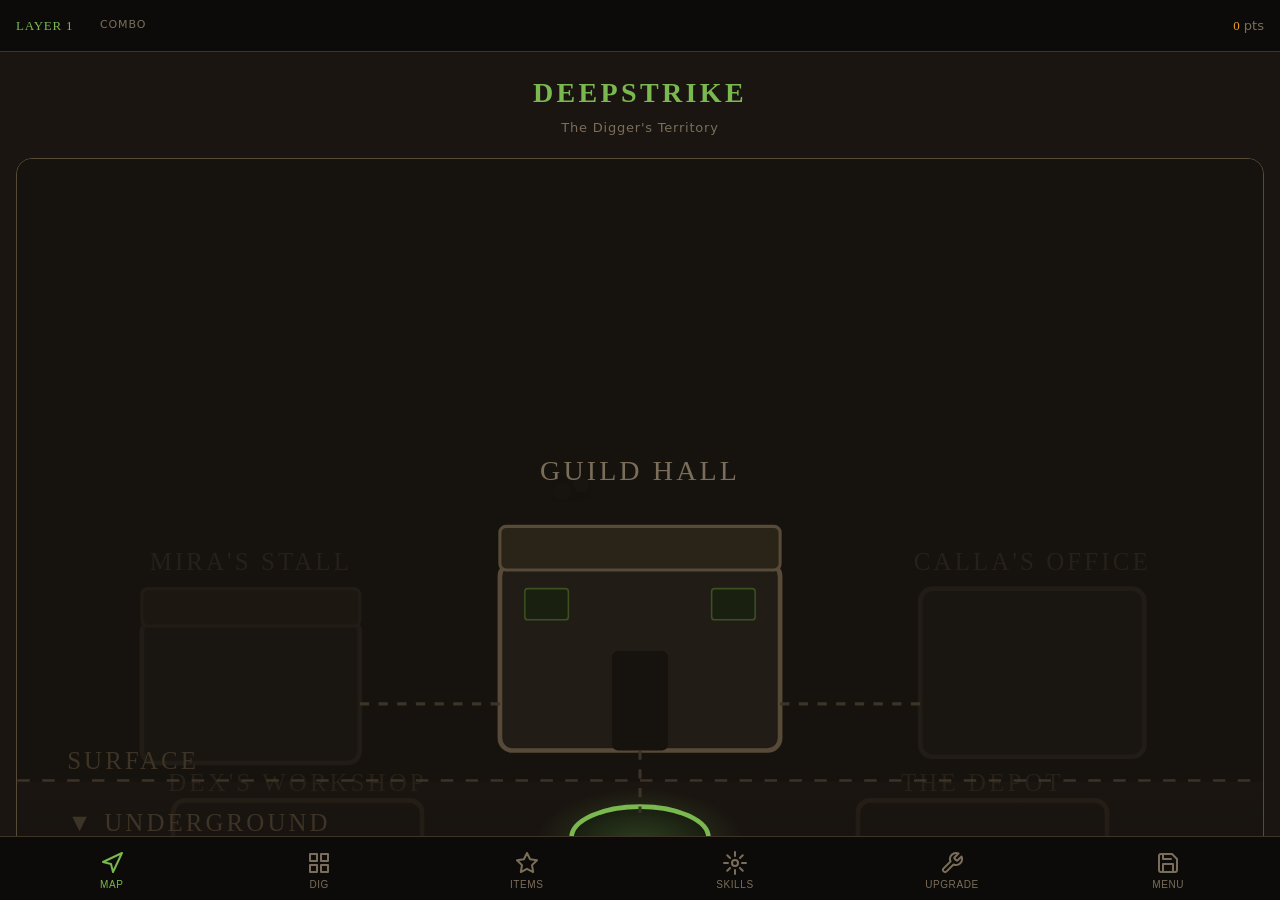
<file: out/index.html>
<!DOCTYPE html>
<html lang="en" data-zone="surface">
<head>
  <meta charset="UTF-8">
  <meta name="viewport" content="width=device-width, initial-scale=1.0, maximum-scale=1.0, user-scalable=no, viewport-fit=cover">
  <meta name="mobile-web-app-capable" content="yes">
  <meta name="apple-mobile-web-app-capable" content="yes">
  <meta name="apple-mobile-web-app-status-bar-style" content="black-translucent">
  <meta name="theme-color" content="#0e0c0a">
  <title>DeepStrike</title>
  <link rel="stylesheet" href="css/style.css">
  <link rel="stylesheet" href="css/grid.css">

  <!-- Web component definitions — loaded early so connectedCallback
       fires during HTML parsing, before DOMContentLoaded boot(). -->
  <script src="js/components/ds-topbar.js"></script>
  <script src="js/components/ds-tray.js"></script>
  <script src="js/components/ds-screen-overworld.js"></script>
  <script src="js/components/ds-screen-grid.js"></script>
  <script src="js/components/ds-screen-items.js"></script>
  <script src="js/components/ds-screen-skills.js"></script>
  <script src="js/components/ds-screen-upgrade.js"></script>
  <script src="js/components/ds-screen-depot.js"></script>
  <script src="js/components/ds-screen-menu.js"></script>
</head>
<body>

<div id="app">

  <!-- ── Top Bar ─────────────────────────────────────────────── -->
  <ds-topbar></ds-topbar>

  <!-- ── Screen Viewport ─────────────────────────────────────── -->
  <main id="screens" role="main">
    <ds-screen-overworld></ds-screen-overworld>
    <ds-screen-grid></ds-screen-grid>
    <ds-screen-items></ds-screen-items>
    <ds-screen-skills></ds-screen-skills>
    <ds-screen-menu></ds-screen-menu>
    <ds-screen-upgrade></ds-screen-upgrade>
    <ds-screen-depot></ds-screen-depot>
  </main>

  <!-- ── Bottom Tray ─────────────────────────────────────────── -->
  <ds-tray></ds-tray>

</div><!-- /#app -->

<!-- Game modules — loaded after components so boot() can query
     the fully-rendered component DOM on DOMContentLoaded. -->
<script src="js/game.js"></script>
<script src="js/tools.js"></script>
<script src="js/grid.js"></script>
<script src="js/items.js"></script>
<script src="js/collection.js"></script>
<script src="js/ailments.js"></script>
<script src="js/skills.js"></script>
</body>
</html>
</file>
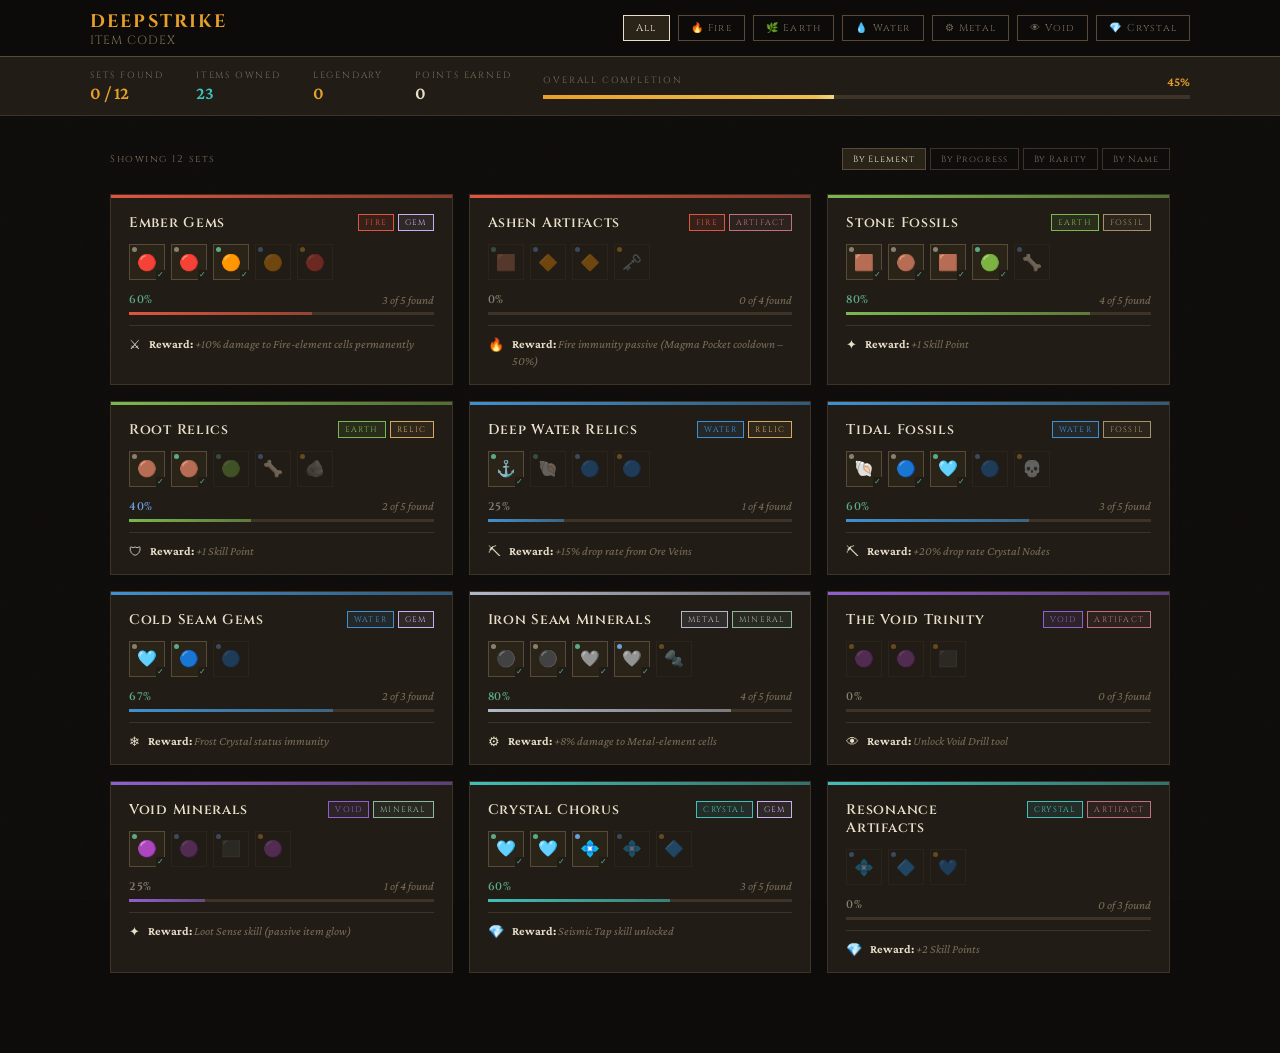
<file: item-viewer.html>
<!DOCTYPE html>
<html lang="en">
<head>
<meta charset="UTF-8">
<meta name="viewport" content="width=device-width, initial-scale=1.0, maximum-scale=1.0">
<title>DeepStrike — Item Viewer</title>
<style>
@import url('https://fonts.googleapis.com/css2?family=Cinzel:wght@400;600;700&family=Crimson+Pro:ital,wght@0,300;0,400;0,600;1,300;1,400&display=swap');

:root {
  --bg: #0e0c0a;
  --parchment: #1a1510;
  --surface: #211c16;
  --surface2: #2a2318;
  --border: #3d3326;
  --border2: #574a38;
  --text: #e8dfc8;
  --muted: #7a6e5a;
  --dim: #4a3f30;

  --common: #8a8070;
  --uncommon: #5aaa88;
  --rare: #6a9edd;
  --legendary: #e8a02a;

  --fire: #e05540;
  --earth: #7ab850;
  --water: #4090d0;
  --metal: #b0b8c8;
  --void: #9060d0;
  --crystal: #40c0b8;

  --glow-legendary: rgba(232,160,42,0.15);
  --glow-rare: rgba(106,158,221,0.12);
  --glow-void: rgba(144,96,208,0.12);
}

* { box-sizing: border-box; margin: 0; padding: 0; }

body {
  background: var(--bg);
  color: var(--text);
  font-family: 'Crimson Pro', serif;
  font-size: 15px;
  min-height: 100vh;
  overflow-x: hidden;
}

/* texture overlay */
body::before {
  content: '';
  position: fixed;
  inset: 0;
  background-image: url("data:image/svg+xml,%3Csvg xmlns='http://www.w3.org/2000/svg' width='300' height='300'%3E%3Cfilter id='n'%3E%3CfeTurbulence type='fractalNoise' baseFrequency='0.75' numOctaves='4' stitchTiles='stitch'/%3E%3C/filter%3E%3Crect width='300' height='300' filter='url(%23n)' opacity='0.04'/%3E%3C/svg%3E");
  pointer-events: none;
  z-index: 0;
  opacity: 0.6;
}

/* HEADER */
.header {
  position: sticky;
  top: 0;
  z-index: 50;
  background: rgba(14,12,10,0.96);
  border-bottom: 1px solid var(--border2);
  backdrop-filter: blur(8px);
  padding: 0 20px;
}

.header-inner {
  max-width: 1100px;
  margin: 0 auto;
  display: flex;
  align-items: center;
  justify-content: space-between;
  height: 56px;
  gap: 16px;
}

.logo {
  font-family: 'Cinzel', serif;
  font-size: 18px;
  font-weight: 700;
  letter-spacing: 0.12em;
  color: var(--legendary);
  white-space: nowrap;
  flex-shrink: 0;
}

.logo span {
  color: var(--muted);
  font-size: 12px;
  font-weight: 400;
  letter-spacing: 0.08em;
  display: block;
  margin-top: -2px;
}

/* FILTER BAR */
.filters {
  display: flex;
  gap: 8px;
  flex-wrap: wrap;
  align-items: center;
}

.filter-btn {
  padding: 5px 12px;
  border: 1px solid var(--border2);
  background: transparent;
  color: var(--muted);
  font-family: 'Cinzel', serif;
  font-size: 10px;
  letter-spacing: 0.12em;
  cursor: pointer;
  transition: all 0.2s;
  white-space: nowrap;
}

.filter-btn:hover {
  border-color: var(--text);
  color: var(--text);
}

.filter-btn.active {
  background: var(--surface2);
  color: var(--text);
  border-color: var(--border2);
}

.filter-btn.active.f-all { border-color: var(--text); color: var(--text); }
.filter-btn.active.f-fire { border-color: var(--fire); color: var(--fire); background: rgba(224,85,64,0.08); }
.filter-btn.active.f-earth { border-color: var(--earth); color: var(--earth); background: rgba(122,184,80,0.08); }
.filter-btn.active.f-water { border-color: var(--water); color: var(--water); background: rgba(64,144,208,0.08); }
.filter-btn.active.f-metal { border-color: var(--metal); color: var(--metal); background: rgba(176,184,200,0.08); }
.filter-btn.active.f-void { border-color: var(--void); color: var(--void); background: rgba(144,96,208,0.08); }
.filter-btn.active.f-crystal { border-color: var(--crystal); color: var(--crystal); background: rgba(64,192,184,0.08); }

/* STATS BAR */
.stats-bar {
  background: var(--surface);
  border-bottom: 1px solid var(--border);
  padding: 12px 20px;
  position: relative;
  z-index: 1;
}

.stats-inner {
  max-width: 1100px;
  margin: 0 auto;
  display: flex;
  gap: 32px;
  align-items: center;
  flex-wrap: wrap;
}

.stat {
  display: flex;
  flex-direction: column;
  gap: 2px;
}

.stat-label {
  font-family: 'Cinzel', serif;
  font-size: 9px;
  letter-spacing: 0.2em;
  color: var(--muted);
  text-transform: uppercase;
}

.stat-value {
  font-size: 18px;
  font-weight: 600;
  color: var(--text);
}

.stat-value.gold { color: var(--legendary); }
.stat-value.teal { color: var(--crystal); }

.overall-progress {
  flex: 1;
  min-width: 200px;
}

.prog-label {
  display: flex;
  justify-content: space-between;
  margin-bottom: 6px;
}

.prog-label span:first-child {
  font-family: 'Cinzel', serif;
  font-size: 9px;
  letter-spacing: 0.2em;
  color: var(--muted);
  text-transform: uppercase;
}

.prog-label span:last-child {
  font-size: 13px;
  color: var(--legendary);
  font-weight: 600;
}

.prog-track {
  height: 4px;
  background: var(--border);
  border-radius: 0;
  overflow: hidden;
}

.prog-fill {
  height: 100%;
  background: linear-gradient(90deg, var(--legendary), #f0c050);
  transition: width 0.6s cubic-bezier(0.4,0,0.2,1);
  position: relative;
}

.prog-fill::after {
  content: '';
  position: absolute;
  right: 0; top: 0; bottom: 0;
  width: 20px;
  background: linear-gradient(90deg, transparent, rgba(255,255,255,0.3));
}

/* MAIN */
.main {
  max-width: 1100px;
  margin: 0 auto;
  padding: 32px 20px 80px;
  position: relative;
  z-index: 1;
}

/* SORT ROW */
.sort-row {
  display: flex;
  justify-content: space-between;
  align-items: center;
  margin-bottom: 24px;
  gap: 16px;
}

.results-count {
  font-family: 'Cinzel', serif;
  font-size: 10px;
  letter-spacing: 0.15em;
  color: var(--muted);
}

.sort-controls {
  display: flex;
  gap: 4px;
}

.sort-btn {
  padding: 4px 10px;
  border: 1px solid var(--border);
  background: transparent;
  color: var(--muted);
  font-family: 'Cinzel', serif;
  font-size: 9px;
  letter-spacing: 0.1em;
  cursor: pointer;
  transition: all 0.2s;
}

.sort-btn.active {
  background: var(--surface2);
  color: var(--text);
  border-color: var(--border2);
}

/* SET GRID */
.sets-grid {
  display: grid;
  grid-template-columns: repeat(auto-fill, minmax(300px, 1fr));
  gap: 16px;
}

/* SET CARD */
.set-card {
  background: var(--surface);
  border: 1px solid var(--border);
  padding: 0;
  position: relative;
  overflow: hidden;
  cursor: pointer;
  transition: transform 0.2s, border-color 0.2s, box-shadow 0.2s;
}

.set-card:hover {
  transform: translateY(-2px);
  box-shadow: 0 8px 32px rgba(0,0,0,0.5);
}

.set-card.complete {
  border-color: var(--legendary);
  box-shadow: 0 0 20px var(--glow-legendary);
}

.set-card.complete:hover {
  box-shadow: 0 8px 40px rgba(232,160,42,0.25);
}

/* card top accent bar */
.card-accent {
  height: 3px;
  width: 100%;
}

.card-body {
  padding: 16px 18px 14px;
}

.card-top {
  display: flex;
  justify-content: space-between;
  align-items: flex-start;
  margin-bottom: 12px;
  gap: 8px;
}

.card-title {
  font-family: 'Cinzel', serif;
  font-size: 14px;
  font-weight: 600;
  letter-spacing: 0.05em;
  line-height: 1.3;
}

.card-badges {
  display: flex;
  gap: 4px;
  flex-shrink: 0;
  flex-wrap: wrap;
  justify-content: flex-end;
}

.badge {
  font-family: 'Cinzel', serif;
  font-size: 8px;
  letter-spacing: 0.15em;
  padding: 2px 6px;
  border: 1px solid;
  text-transform: uppercase;
  white-space: nowrap;
}

.badge-fire { color: var(--fire); border-color: var(--fire); background: rgba(224,85,64,0.1); }
.badge-earth { color: var(--earth); border-color: var(--earth); background: rgba(122,184,80,0.1); }
.badge-water { color: var(--water); border-color: var(--water); background: rgba(64,144,208,0.1); }
.badge-metal { color: var(--metal); border-color: var(--metal); background: rgba(176,184,200,0.1); }
.badge-void { color: var(--void); border-color: var(--void); background: rgba(144,96,208,0.1); }
.badge-crystal { color: var(--crystal); border-color: var(--crystal); background: rgba(64,192,184,0.1); }

.badge-gem { color: #c8b0f0; border-color: #c8b0f0; background: rgba(200,176,240,0.08); }
.badge-fossil { color: #a8906a; border-color: #a8906a; background: rgba(168,144,106,0.08); }
.badge-relic { color: #d4a860; border-color: #d4a860; background: rgba(212,168,96,0.08); }
.badge-mineral { color: #8cb8a0; border-color: #8cb8a0; background: rgba(140,184,160,0.08); }
.badge-artifact { color: #c07080; border-color: #c07080; background: rgba(192,112,128,0.08); }

/* items row */
.items-row {
  display: flex;
  gap: 6px;
  margin-bottom: 12px;
  flex-wrap: wrap;
}

.item-slot {
  width: 36px;
  height: 36px;
  border: 1px solid var(--border);
  display: flex;
  align-items: center;
  justify-content: center;
  font-size: 16px;
  position: relative;
  flex-shrink: 0;
  transition: all 0.2s;
}

.item-slot.owned {
  border-color: var(--border2);
  background: var(--surface2);
}

.item-slot.owned::after {
  content: '✓';
  position: absolute;
  bottom: -1px;
  right: -1px;
  font-size: 8px;
  color: var(--uncommon);
  background: var(--surface);
  line-height: 1;
  padding: 1px;
}

.item-slot.missing {
  background: transparent;
  opacity: 0.35;
}

.item-slot .rarity-dot {
  position: absolute;
  top: 2px;
  left: 2px;
  width: 5px;
  height: 5px;
  border-radius: 50%;
}

/* progress bar */
.card-progress {
  margin-bottom: 10px;
}

.progress-row {
  display: flex;
  justify-content: space-between;
  align-items: center;
  margin-bottom: 5px;
}

.progress-pct {
  font-family: 'Cinzel', serif;
  font-size: 11px;
  font-weight: 600;
  letter-spacing: 0.05em;
}

.progress-frac {
  font-size: 12px;
  color: var(--muted);
  font-style: italic;
}

.bar-track {
  height: 3px;
  background: var(--border);
  position: relative;
  overflow: hidden;
}

.bar-fill {
  height: 100%;
  transition: width 0.7s cubic-bezier(0.4,0,0.2,1);
  position: relative;
}

/* bonus reward */
.card-reward {
  border-top: 1px solid var(--border);
  padding-top: 10px;
  display: flex;
  align-items: flex-start;
  gap: 8px;
}

.reward-icon {
  font-size: 13px;
  flex-shrink: 0;
  margin-top: 1px;
}

.reward-text {
  font-size: 12px;
  color: var(--muted);
  font-style: italic;
  line-height: 1.4;
}

.reward-text strong {
  color: var(--text);
  font-style: normal;
}

/* complete stamp */
.complete-stamp {
  position: absolute;
  top: 12px;
  right: 14px;
  font-family: 'Cinzel', serif;
  font-size: 9px;
  letter-spacing: 0.2em;
  color: var(--legendary);
  border: 1px solid var(--legendary);
  padding: 3px 8px;
  background: rgba(232,160,42,0.08);
  transform: rotate(3deg);
  opacity: 0;
  transition: opacity 0.3s;
  pointer-events: none;
}

.set-card.complete .complete-stamp {
  opacity: 1;
}

/* DETAIL MODAL */
.modal-overlay {
  position: fixed;
  inset: 0;
  background: rgba(0,0,0,0.75);
  z-index: 200;
  display: flex;
  align-items: center;
  justify-content: center;
  padding: 20px;
  opacity: 0;
  pointer-events: none;
  transition: opacity 0.2s;
  backdrop-filter: blur(4px);
}

.modal-overlay.open {
  opacity: 1;
  pointer-events: all;
}

.modal {
  background: var(--surface);
  border: 1px solid var(--border2);
  max-width: 520px;
  width: 100%;
  max-height: 90vh;
  overflow-y: auto;
  position: relative;
  transform: translateY(16px);
  transition: transform 0.25s cubic-bezier(0.4,0,0.2,1);
}

.modal-overlay.open .modal {
  transform: translateY(0);
}

.modal-accent {
  height: 4px;
  width: 100%;
}

.modal-inner {
  padding: 24px 28px 28px;
}

.modal-header {
  display: flex;
  justify-content: space-between;
  align-items: flex-start;
  margin-bottom: 20px;
}

.modal-title {
  font-family: 'Cinzel', serif;
  font-size: 20px;
  font-weight: 700;
  letter-spacing: 0.06em;
  line-height: 1.2;
}

.modal-close {
  background: none;
  border: 1px solid var(--border);
  color: var(--muted);
  width: 28px;
  height: 28px;
  cursor: pointer;
  font-size: 14px;
  display: flex;
  align-items: center;
  justify-content: center;
  flex-shrink: 0;
  transition: all 0.2s;
  margin-left: 12px;
}

.modal-close:hover {
  border-color: var(--text);
  color: var(--text);
}

.modal-badges {
  display: flex;
  gap: 6px;
  flex-wrap: wrap;
  margin-bottom: 20px;
}

.modal-items {
  display: grid;
  grid-template-columns: repeat(auto-fill, minmax(100px, 1fr));
  gap: 10px;
  margin-bottom: 24px;
}

.modal-item {
  background: var(--parchment);
  border: 1px solid var(--border);
  padding: 12px 8px 10px;
  text-align: center;
  position: relative;
  transition: all 0.2s;
}

.modal-item.owned {
  border-color: var(--border2);
  background: var(--surface2);
}

.modal-item.owned::before {
  content: 'FOUND';
  position: absolute;
  top: 4px;
  right: 4px;
  font-family: 'Cinzel', serif;
  font-size: 7px;
  letter-spacing: 0.1em;
  color: var(--uncommon);
}

.modal-item-icon {
  font-size: 28px;
  display: block;
  margin-bottom: 6px;
}

.modal-item-name {
  font-family: 'Cinzel', serif;
  font-size: 9px;
  letter-spacing: 0.08em;
  color: var(--text);
  line-height: 1.3;
  margin-bottom: 4px;
}

.modal-item-rarity {
  font-size: 10px;
  font-style: italic;
}

.modal-progress-section {
  margin-bottom: 20px;
}

.modal-section-label {
  font-family: 'Cinzel', serif;
  font-size: 9px;
  letter-spacing: 0.2em;
  color: var(--muted);
  text-transform: uppercase;
  margin-bottom: 10px;
}

.modal-big-bar {
  height: 8px;
  background: var(--border);
  margin-bottom: 6px;
  position: relative;
  overflow: hidden;
}

.modal-big-fill {
  height: 100%;
  transition: width 0.8s cubic-bezier(0.4,0,0.2,1);
}

.modal-reward-box {
  background: var(--parchment);
  border: 1px solid var(--border2);
  padding: 14px 16px;
  margin-bottom: 20px;
}

.modal-reward-title {
  font-family: 'Cinzel', serif;
  font-size: 10px;
  letter-spacing: 0.15em;
  color: var(--muted);
  text-transform: uppercase;
  margin-bottom: 8px;
}

.modal-reward-content {
  font-size: 14px;
  line-height: 1.6;
  color: var(--text);
}

.modal-lore {
  background: var(--parchment);
  border-left: 2px solid var(--border2);
  padding: 12px 16px;
  font-size: 13px;
  font-style: italic;
  color: var(--muted);
  line-height: 1.7;
}

/* rarity colors */
.r-common { color: var(--common); }
.r-uncommon { color: var(--uncommon); }
.r-rare { color: var(--rare); }
.r-legendary { color: var(--legendary); }

.dot-common { background: var(--common); }
.dot-uncommon { background: var(--uncommon); }
.dot-rare { background: var(--rare); }
.dot-legendary { background: var(--legendary); }

/* element colors */
.e-fire { color: var(--fire); }
.e-earth { color: var(--earth); }
.e-water { color: var(--water); }
.e-metal { color: var(--metal); }
.e-void { color: var(--void); }
.e-crystal { color: var(--crystal); }

/* empty state */
.empty-state {
  text-align: center;
  padding: 80px 20px;
  color: var(--muted);
}

.empty-state-icon {
  font-size: 48px;
  display: block;
  margin-bottom: 16px;
  opacity: 0.3;
}

.empty-state-text {
  font-family: 'Cinzel', serif;
  font-size: 13px;
  letter-spacing: 0.1em;
}

/* SCROLLBAR */
::-webkit-scrollbar { width: 6px; }
::-webkit-scrollbar-track { background: var(--bg); }
::-webkit-scrollbar-thumb { background: var(--border2); }

@media (max-width: 600px) {
  .header-inner { height: 48px; flex-wrap: wrap; height: auto; padding: 10px 0; }
  .filters { gap: 5px; }
  .filter-btn { padding: 4px 8px; font-size: 9px; }
  .sets-grid { grid-template-columns: 1fr; }
  .sort-row { flex-direction: column; align-items: flex-start; }
}
</style>
</head>
<body>

<!-- HEADER -->
<header class="header">
  <div class="header-inner">
    <div class="logo">
      DEEPSTRIKE
      <span>ITEM CODEX</span>
    </div>
    <div class="filters" id="filterBar">
      <button class="filter-btn f-all active" data-filter="all">All</button>
      <button class="filter-btn f-fire" data-filter="fire">🔥 Fire</button>
      <button class="filter-btn f-earth" data-filter="earth">🌿 Earth</button>
      <button class="filter-btn f-water" data-filter="water">💧 Water</button>
      <button class="filter-btn f-metal" data-filter="metal">⚙ Metal</button>
      <button class="filter-btn f-void" data-filter="void">👁 Void</button>
      <button class="filter-btn f-crystal" data-filter="crystal">💎 Crystal</button>
    </div>
  </div>
</header>

<!-- STATS BAR -->
<div class="stats-bar">
  <div class="stats-inner">
    <div class="stat">
      <div class="stat-label">Sets Found</div>
      <div class="stat-value gold" id="statSets">0 / 0</div>
    </div>
    <div class="stat">
      <div class="stat-label">Items Owned</div>
      <div class="stat-value teal" id="statItems">0</div>
    </div>
    <div class="stat">
      <div class="stat-label">Legendary</div>
      <div class="stat-value" style="color:var(--legendary)" id="statLeg">0</div>
    </div>
    <div class="stat">
      <div class="stat-label">Points Earned</div>
      <div class="stat-value" id="statPts">0</div>
    </div>
    <div class="overall-progress">
      <div class="prog-label">
        <span>Overall Completion</span>
        <span id="overallPct">0%</span>
      </div>
      <div class="prog-track">
        <div class="prog-fill" id="overallBar" style="width:0%"></div>
      </div>
    </div>
  </div>
</div>

<!-- MAIN -->
<main class="main">
  <div class="sort-row">
    <div class="results-count" id="resultsCount">Showing 0 sets</div>
    <div class="sort-controls">
      <button class="sort-btn active" data-sort="element">By Element</button>
      <button class="sort-btn" data-sort="progress">By Progress</button>
      <button class="sort-btn" data-sort="rarity">By Rarity</button>
      <button class="sort-btn" data-sort="name">By Name</button>
    </div>
  </div>
  <div class="sets-grid" id="setsGrid"></div>
</main>

<!-- MODAL -->
<div class="modal-overlay" id="modalOverlay">
  <div class="modal" id="modal">
    <div class="modal-accent" id="modalAccent"></div>
    <div class="modal-inner">
      <div class="modal-header">
        <div class="modal-title" id="modalTitle"></div>
        <button class="modal-close" id="modalClose">✕</button>
      </div>
      <div class="modal-badges" id="modalBadges"></div>
      <div class="modal-progress-section">
        <div class="modal-section-label">Collection Progress</div>
        <div class="modal-big-bar">
          <div class="modal-big-fill" id="modalProgressFill"></div>
        </div>
        <div style="display:flex;justify-content:space-between;font-size:12px;color:var(--muted)">
          <span id="modalProgressLabel"></span>
          <span id="modalProgressPct" style="font-family:'Cinzel',serif;font-weight:600"></span>
        </div>
      </div>
      <div class="modal-items" id="modalItems"></div>
      <div class="modal-reward-box">
        <div class="modal-reward-title">Set Bonus</div>
        <div class="modal-reward-content" id="modalReward"></div>
      </div>
      <div class="modal-lore" id="modalLore"></div>
    </div>
  </div>
</div>

<script>
// ─── DATA ────────────────────────────────────────────────────────────────────

const ELEMENT_COLORS = {
  fire: '#e05540', earth: '#7ab850', water: '#4090d0',
  metal: '#b0b8c8', void: '#9060d0', crystal: '#40c0b8'
};

const RARITY_COLORS = {
  common: '#8a8070', uncommon: '#5aaa88', rare: '#6a9edd', legendary: '#e8a02a'
};

const RARITY_ORDER = { common: 0, uncommon: 1, rare: 2, legendary: 3 };

const SETS = [
  {
    id: 1, name: "Ember Gems", element: "fire", type: "gem",
    lore: "Forged in magma pockets miles below the surface, these gems carry a warmth that never fades — even in the coldest inventory chest.",
    reward: "+10% damage to Fire-element cells permanently · 150 Upgrade Points",
    rewardIcon: "⚔",
    items: [
      { name: "Cinder Shard", emoji: "🔴", rarity: "common", owned: true },
      { name: "Ash Ruby", emoji: "🔴", rarity: "common", owned: true },
      { name: "Flare Topaz", emoji: "🟠", rarity: "uncommon", owned: true },
      { name: "Magma Opal", emoji: "🟠", rarity: "rare", owned: false },
      { name: "Heart of the Seam", emoji: "🔴", rarity: "legendary", owned: false },
    ]
  },
  {
    id: 2, name: "Stone Fossils", element: "earth", type: "fossil",
    lore: "Remnants of creatures that lived before the first digger ever raised a pick. Each one tells a story in calcium and silence.",
    reward: "+1 Skill Point · Unlock 'Prospector' skill node",
    rewardIcon: "✦",
    items: [
      { name: "Mudskipper Fin", emoji: "🟫", rarity: "common", owned: true },
      { name: "Root Cast", emoji: "🟤", rarity: "common", owned: true },
      { name: "Trilobite Claw", emoji: "🟫", rarity: "common", owned: true },
      { name: "Fernleaf Print", emoji: "🟢", rarity: "uncommon", owned: true },
      { name: "Wyrm Spine", emoji: "🦴", rarity: "rare", owned: false },
    ]
  },
  {
    id: 3, name: "Deep Water Relics", element: "water", type: "relic",
    lore: "The Iron Seam was once an ocean floor. These relics remember.",
    reward: "+15% drop rate from Ore Veins · 200 Upgrade Points",
    rewardIcon: "⛏",
    items: [
      { name: "Tide Anchor", emoji: "⚓", rarity: "uncommon", owned: true },
      { name: "Shell Compass", emoji: "🐚", rarity: "uncommon", owned: false },
      { name: "Salt Idol", emoji: "🔵", rarity: "rare", owned: false },
      { name: "Drowned Bell", emoji: "🔵", rarity: "legendary", owned: false },
    ]
  },
  {
    id: 4, name: "The Void Trinity", element: "void", type: "artifact",
    lore: "Three objects from beyond the known strata. The Guild records mention them only once, in a burned chapter.",
    reward: "Unlock Void Drill tool · 1000 Upgrade Points · 2 Skill Points",
    rewardIcon: "👁",
    items: [
      { name: "Null Gem", emoji: "🟣", rarity: "legendary", owned: false },
      { name: "Echo Relic", emoji: "🟣", rarity: "legendary", owned: false },
      { name: "The Still Artifact", emoji: "⬛", rarity: "legendary", owned: false },
    ]
  },
  {
    id: 5, name: "Crystal Chorus", element: "crystal", type: "gem",
    lore: "When these gems are placed together, Mira claims they hum a low chord. Nobody else can hear it. Mira insists this makes her special.",
    reward: "Seismic Tap skill unlocked · +5% all drop rates",
    rewardIcon: "💎",
    items: [
      { name: "Pale Resonite", emoji: "🩵", rarity: "uncommon", owned: true },
      { name: "Singing Quartz", emoji: "🩵", rarity: "uncommon", owned: true },
      { name: "Echo Crystal", emoji: "💠", rarity: "rare", owned: true },
      { name: "Resonance Core", emoji: "💠", rarity: "rare", owned: false },
      { name: "The Grand Tone", emoji: "🔷", rarity: "legendary", owned: false },
    ]
  },
  {
    id: 6, name: "Iron Seam Minerals", element: "metal", type: "mineral",
    lore: "Dex keeps a replica of each of these on his workshop shelf. He says they remind him why he started digging.",
    reward: "+8% damage to Metal-element cells · 100 Upgrade Points",
    rewardIcon: "⚙",
    items: [
      { name: "Rough Iron Nub", emoji: "⚫", rarity: "common", owned: true },
      { name: "Magnetite Chip", emoji: "⚫", rarity: "common", owned: true },
      { name: "Silvered Ore", emoji: "🩶", rarity: "uncommon", owned: true },
      { name: "Steel Vein Slab", emoji: "🩶", rarity: "rare", owned: true },
      { name: "True Iron Heart", emoji: "🔩", rarity: "legendary", owned: false },
    ]
  },
  {
    id: 7, name: "Ashen Artifacts", element: "fire", type: "artifact",
    lore: "Someone carried these out of the Magma Shelf long ago. The scorch marks on them are older than the Guild itself.",
    reward: "Fire immunity passive (Magma Pocket cooldown –50%) · 300 pts",
    rewardIcon: "🔥",
    items: [
      { name: "Char Totem", emoji: "🟫", rarity: "uncommon", owned: false },
      { name: "Cinder Mask", emoji: "🔶", rarity: "rare", owned: false },
      { name: "Flamecaster Shard", emoji: "🔶", rarity: "rare", owned: false },
      { name: "The Pyre Key", emoji: "🗝️", rarity: "legendary", owned: false },
    ]
  },
  {
    id: 8, name: "Root Relics", element: "earth", type: "relic",
    lore: "The oldest things in the collection. Calla once offered to buy all five from a digger who had them. He refused. Calla never speaks about it.",
    reward: "+1 Skill Point · Unlock Warden Branch · 250 pts",
    rewardIcon: "🛡",
    items: [
      { name: "Clay Seal", emoji: "🟤", rarity: "common", owned: true },
      { name: "Stone Effigy", emoji: "🟤", rarity: "uncommon", owned: true },
      { name: "Grove Totem", emoji: "🟢", rarity: "uncommon", owned: false },
      { name: "Bone Marker", emoji: "🦴", rarity: "rare", owned: false },
      { name: "The First Root", emoji: "🪨", rarity: "legendary", owned: false },
    ]
  },
  {
    id: 9, name: "Void Minerals", element: "void", type: "mineral",
    lore: "They absorb light. They should not exist at the depths they were found. The Guild has no explanation.",
    reward: "Loot Sense skill (passive item glow) · 400 pts",
    rewardIcon: "✦",
    items: [
      { name: "Null Dust", emoji: "🟣", rarity: "uncommon", owned: true },
      { name: "Dark Ore Chip", emoji: "🟣", rarity: "rare", owned: false },
      { name: "Hollow Stone", emoji: "⬛", rarity: "rare", owned: false },
      { name: "Void Vein Sliver", emoji: "🟣", rarity: "legendary", owned: false },
    ]
  },
  {
    id: 10, name: "Tidal Fossils", element: "water", type: "fossil",
    lore: "From the same ancient ocean as the Deep Water Relics — but older. Much older.",
    reward: "+20% drop rate Crystal Nodes · 175 pts",
    rewardIcon: "⛏",
    items: [
      { name: "Ammonite Coil", emoji: "🐚", rarity: "common", owned: true },
      { name: "Brine Claw", emoji: "🔵", rarity: "common", owned: true },
      { name: "Coral Horn", emoji: "🩵", rarity: "uncommon", owned: true },
      { name: "Petrified Eel", emoji: "🔵", rarity: "rare", owned: false },
      { name: "Deep God Skull", emoji: "💀", rarity: "legendary", owned: false },
    ]
  },
  {
    id: 11, name: "Cold Seam Gems", element: "water", type: "gem",
    lore: "Found only in pockets where the groundwater has frozen and refrozen for centuries. Mira calls them 'the prettiest useless things in existence.'",
    reward: "Frost Crystal status immunity · 225 pts",
    rewardIcon: "❄",
    items: [
      { name: "Ice Speck", emoji: "🩵", rarity: "common", owned: true },
      { name: "Glacial Chip", emoji: "🔵", rarity: "uncommon", owned: true },
      { name: "Frozen Sapphire", emoji: "🔵", rarity: "rare", owned: false },
    ]
  },
  {
    id: 12, name: "Resonance Artifacts", element: "crystal", type: "artifact",
    lore: "These artifacts are the reason the Grottos hum. Ren touched one on Layer 38 and saw something. They haven't talked about it.",
    reward: "+2 Skill Points · Reveal all Crystal Node locations on layer entry",
    rewardIcon: "💎",
    items: [
      { name: "Tone Fork Shard", emoji: "💠", rarity: "rare", owned: false },
      { name: "Resonance Plate", emoji: "🔷", rarity: "rare", owned: false },
      { name: "The Grand Resonator", emoji: "💙", rarity: "legendary", owned: false },
    ]
  }
];

// ─── STATE ───────────────────────────────────────────────────────────────────
let currentFilter = 'all';
let currentSort = 'element';
let selectedSet = null;

// ─── HELPERS ─────────────────────────────────────────────────────────────────
function setCompletion(set) {
  const owned = set.items.filter(i => i.owned).length;
  return { owned, total: set.items.length, pct: Math.round(owned / set.items.length * 100) };
}

function elementGradient(element) {
  const c = ELEMENT_COLORS[element];
  return `linear-gradient(90deg, ${c}, ${c}88)`;
}

function rarityColor(rarity) {
  return RARITY_COLORS[rarity] || '#888';
}

function topRarity(set) {
  return set.items.reduce((top, item) =>
    RARITY_ORDER[item.rarity] > RARITY_ORDER[top] ? item.rarity : top, 'common');
}

// ─── RENDER STATS ────────────────────────────────────────────────────────────
function renderStats() {
  const completedSets = SETS.filter(s => setCompletion(s).pct === 100).length;
  const totalItems = SETS.reduce((a, s) => a + s.items.filter(i => i.owned).length, 0);
  const legendaryOwned = SETS.reduce((a, s) => a + s.items.filter(i => i.owned && i.rarity === 'legendary').length, 0);
  const totalPossibleItems = SETS.reduce((a, s) => a + s.items.length, 0);
  const overallPct = Math.round(totalItems / totalPossibleItems * 100);
  const pointsEarned = SETS.reduce((pts, s) => {
    const { pct } = setCompletion(s);
    return pts + (pct === 100 ? parseInt(s.reward.match(/(\d+) (?:Upgrade )?[Pp]oints?/) ?.[1] || 0) : 0);
  }, 0);

  document.getElementById('statSets').textContent = `${completedSets} / ${SETS.length}`;
  document.getElementById('statItems').textContent = totalItems;
  document.getElementById('statLeg').textContent = legendaryOwned;
  document.getElementById('statPts').textContent = pointsEarned.toLocaleString();
  document.getElementById('overallPct').textContent = overallPct + '%';
  setTimeout(() => {
    document.getElementById('overallBar').style.width = overallPct + '%';
  }, 100);
}

// ─── RENDER SETS ─────────────────────────────────────────────────────────────
function getFilteredSorted() {
  let list = [...SETS];
  if (currentFilter !== 'all') list = list.filter(s => s.element === currentFilter);

  if (currentSort === 'progress') {
    list.sort((a, b) => setCompletion(b).pct - setCompletion(a).pct);
  } else if (currentSort === 'rarity') {
    list.sort((a, b) => RARITY_ORDER[topRarity(b)] - RARITY_ORDER[topRarity(a)]);
  } else if (currentSort === 'name') {
    list.sort((a, b) => a.name.localeCompare(b.name));
  } else {
    const elOrder = ['fire','earth','water','metal','void','crystal'];
    list.sort((a, b) => elOrder.indexOf(a.element) - elOrder.indexOf(b.element));
  }
  return list;
}

function renderSets() {
  const list = getFilteredSorted();
  const grid = document.getElementById('setsGrid');
  document.getElementById('resultsCount').textContent = `Showing ${list.length} set${list.length !== 1 ? 's' : ''}`;

  if (list.length === 0) {
    grid.innerHTML = `<div class="empty-state" style="grid-column:1/-1">
      <span class="empty-state-icon">⛏</span>
      <div class="empty-state-text">No sets found for this element</div>
    </div>`;
    return;
  }

  grid.innerHTML = list.map(set => {
    const { owned, total, pct } = setCompletion(set);
    const isComplete = pct === 100;
    const elColor = ELEMENT_COLORS[set.element];
    const gradStyle = elementGradient(set.element);
    const pctColor = isComplete ? RARITY_COLORS.legendary : (pct >= 60 ? RARITY_COLORS.uncommon : (pct >= 30 ? RARITY_COLORS.rare : RARITY_COLORS.common));

    const itemsHtml = set.items.map(item => {
      const rdot = `<div class="rarity-dot dot-${item.rarity}" style="background:${rarityColor(item.rarity)}"></div>`;
      return `<div class="item-slot ${item.owned ? 'owned' : 'missing'}" title="${item.name} (${item.rarity})">
        ${rdot}
        ${item.emoji}
      </div>`;
    }).join('');

    return `<div class="set-card ${isComplete ? 'complete' : ''}" data-id="${set.id}">
      <div class="card-accent" style="background:${gradStyle}"></div>
      <div class="card-body">
        <div class="complete-stamp">COMPLETE</div>
        <div class="card-top">
          <div class="card-title">${set.name}</div>
          <div class="card-badges">
            <span class="badge badge-${set.element}">${set.element}</span>
            <span class="badge badge-${set.type}">${set.type}</span>
          </div>
        </div>
        <div class="items-row">${itemsHtml}</div>
        <div class="card-progress">
          <div class="progress-row">
            <span class="progress-pct" style="color:${pctColor}">${pct}%</span>
            <span class="progress-frac">${owned} of ${total} found</span>
          </div>
          <div class="bar-track">
            <div class="bar-fill" style="width:${pct}%;background:${gradStyle}"></div>
          </div>
        </div>
        <div class="card-reward">
          <span class="reward-icon">${set.rewardIcon}</span>
          <div class="reward-text"><strong>Reward:</strong> ${set.reward.split('·')[0].trim()}</div>
        </div>
      </div>
    </div>`;
  }).join('');

  // attach click handlers
  grid.querySelectorAll('.set-card').forEach(card => {
    card.addEventListener('click', () => {
      const id = parseInt(card.dataset.id);
      openModal(SETS.find(s => s.id === id));
    });
  });
}

// ─── MODAL ───────────────────────────────────────────────────────────────────
function openModal(set) {
  selectedSet = set;
  const { owned, total, pct } = setCompletion(set);
  const elColor = ELEMENT_COLORS[set.element];
  const isComplete = pct === 100;

  document.getElementById('modalAccent').style.background = elementGradient(set.element);
  document.getElementById('modalTitle').textContent = set.name;
  document.getElementById('modalTitle').style.color = isComplete ? RARITY_COLORS.legendary : 'var(--text)';

  document.getElementById('modalBadges').innerHTML =
    `<span class="badge badge-${set.element}">${set.element}</span>
     <span class="badge badge-${set.type}">${set.type}</span>
     <span class="badge" style="color:var(--muted);border-color:var(--border)">${total} items</span>`;

  const fillColor = isComplete ? RARITY_COLORS.legendary : elColor;
  document.getElementById('modalProgressFill').style.background = `linear-gradient(90deg, ${fillColor}, ${fillColor}99)`;
  setTimeout(() => {
    document.getElementById('modalProgressFill').style.width = pct + '%';
  }, 50);
  document.getElementById('modalProgressLabel').textContent = `${owned} of ${total} items found`;
  document.getElementById('modalProgressPct').textContent = pct + '%';
  document.getElementById('modalProgressPct').style.color = fillColor;

  document.getElementById('modalItems').innerHTML = set.items.map(item => `
    <div class="modal-item ${item.owned ? 'owned' : 'missing'}">
      <span class="modal-item-icon">${item.emoji}</span>
      <div class="modal-item-name">${item.name}</div>
      <div class="modal-item-rarity r-${item.rarity}">${item.rarity}</div>
    </div>
  `).join('');

  document.getElementById('modalReward').innerHTML = set.reward
    .split('·')
    .map(r => `<div style="margin-bottom:4px">• ${r.trim()}</div>`)
    .join('');

  document.getElementById('modalLore').textContent = `"${set.lore}"`;

  const overlay = document.getElementById('modalOverlay');
  overlay.classList.add('open');
  document.getElementById('modalProgressFill').style.width = '0%';
  setTimeout(() => {
    document.getElementById('modalProgressFill').style.width = pct + '%';
  }, 80);
}

function closeModal() {
  document.getElementById('modalOverlay').classList.remove('open');
  selectedSet = null;
}

// ─── EVENTS ──────────────────────────────────────────────────────────────────
document.getElementById('filterBar').addEventListener('click', e => {
  const btn = e.target.closest('.filter-btn');
  if (!btn) return;
  document.querySelectorAll('.filter-btn').forEach(b => b.classList.remove('active'));
  btn.classList.add('active');
  currentFilter = btn.dataset.filter;
  renderSets();
});

document.querySelectorAll('.sort-btn').forEach(btn => {
  btn.addEventListener('click', () => {
    document.querySelectorAll('.sort-btn').forEach(b => b.classList.remove('active'));
    btn.classList.add('active');
    currentSort = btn.dataset.sort;
    renderSets();
  });
});

document.getElementById('modalClose').addEventListener('click', closeModal);
document.getElementById('modalOverlay').addEventListener('click', e => {
  if (e.target === document.getElementById('modalOverlay')) closeModal();
});
document.addEventListener('keydown', e => { if (e.key === 'Escape') closeModal(); });

// ─── INIT ────────────────────────────────────────────────────────────────────
renderStats();
renderSets();
</script>
</body>
</html>
</file>
<file: out/css/style.css>
/* ============================================================
   DEEPSTRIKE — style.css
   Design system, layout, screens, components
   ============================================================ */

/* ── Custom Properties ──────────────────────────────────────── */
:root {
  /* Background & surfaces */
  --bg:        #0e0c0a;
  --surface:   #1a1510;
  --surface2:  #211c16;
  --surface3:  #2a2318;
  --border:    #3d3326;
  --border2:   #574a38;

  /* Text */
  --text:      #e8dfc8;
  --muted:     #7a6e5a;
  --dim:       #4a3f30;

  /* Rarity */
  --common:    #8a8070;
  --uncommon:  #5aaa88;
  --rare:      #6a9edd;
  --legendary: #e8a02a;

  /* Elements */
  --fire:    #e05540;
  --earth:   #7ab850;
  --water:   #4090d0;
  --metal:   #b0b8c8;
  --void:    #9060d0;
  --crystal: #40c0b8;

  /* Zone theme overrides (swapped on zone entry) */
  --zone-accent:   #7ab850;
  --zone-glow:     rgba(122,184,80,0.12);
  --zone-bg-tint:  rgba(122,184,80,0.04);

  /* UI chrome */
  --topbar-h:    52px;
  --tray-h:      64px;
  --safe-bottom: env(safe-area-inset-bottom, 0px);

  /* Typography */
  --font-display: 'Georgia', serif;
  --font-body:    system-ui, -apple-system, sans-serif;

  /* Spacing */
  --r-sm:  6px;
  --r-md:  10px;
  --r-lg:  16px;

  /* Transitions */
  --t-fast: 120ms ease;
  --t-mid:  240ms ease;
}

/* Zone themes */
[data-zone="surface"]  { --zone-accent: #7ab850; --zone-glow: rgba(122,184,80,0.12); }
[data-zone="iron"]     { --zone-accent: #b0b8c8; --zone-glow: rgba(176,184,200,0.12); }
[data-zone="crystal"]  { --zone-accent: #40c0b8; --zone-glow: rgba(64,192,184,0.12); }
[data-zone="magma"]    { --zone-accent: #e05540; --zone-glow: rgba(224,85,64,0.12); }
[data-zone="void"]     { --zone-accent: #9060d0; --zone-glow: rgba(144,96,208,0.12); }

/* ── Reset ──────────────────────────────────────────────────── */
*, *::before, *::after {
  box-sizing: border-box;
  margin: 0;
  padding: 0;
  -webkit-tap-highlight-color: transparent;
}

/* Honour the [hidden] attribute even when author CSS sets display */
[hidden] { display: none !important; }

html, body {
  height: 100%;
  overflow: hidden;
  touch-action: manipulation;
}

body {
  background: var(--bg);
  color: var(--text);
  font-family: var(--font-body);
  font-size: 15px;
  line-height: 1.5;
  /* Prevent pull-to-refresh interfering with grid drag */
  overscroll-behavior: none;
}

/* Subtle noise texture */
body::before {
  content: '';
  position: fixed;
  inset: 0;
  background-image: url("data:image/svg+xml,%3Csvg xmlns='http://www.w3.org/2000/svg' width='300' height='300'%3E%3Cfilter id='n'%3E%3CfeTurbulence type='fractalNoise' baseFrequency='0.75' numOctaves='4' stitchTiles='stitch'/%3E%3C/filter%3E%3Crect width='300' height='300' filter='url(%23n)' opacity='0.04'/%3E%3C/svg%3E");
  pointer-events: none;
  z-index: 0;
  opacity: 0.5;
}

/* ── App Shell ──────────────────────────────────────────────── */
#app {
  position: fixed;
  inset: 0;
  display: flex;
  flex-direction: column;
  overflow: hidden;
}

/* ── Top Bar ────────────────────────────────────────────────── */
#topbar {
  position: relative;
  z-index: 30;
  height: var(--topbar-h);
  min-height: var(--topbar-h);
  background: rgba(14,12,10,0.96);
  border-bottom: 1px solid var(--border);
  display: flex;
  align-items: center;
  padding: 0 16px;
  gap: 12px;
  flex-shrink: 0;
}

#topbar .layer-badge {
  font-family: var(--font-display);
  font-size: 13px;
  color: var(--zone-accent);
  letter-spacing: 0.06em;
  text-transform: uppercase;
  min-width: 72px;
}

#topbar .combo-meter {
  flex: 1;
  display: flex;
  align-items: center;
  gap: 8px;
}

#topbar .combo-label {
  font-size: 11px;
  color: var(--muted);
  letter-spacing: 0.08em;
  text-transform: uppercase;
}

#topbar .combo-count {
  font-family: var(--font-display);
  font-size: 18px;
  color: var(--text);
  min-width: 28px;
  transition: color var(--t-fast);
}

#topbar .combo-count[data-tier="1"] { color: var(--uncommon); }
#topbar .combo-count[data-tier="2"] { color: var(--rare); }
#topbar .combo-count[data-tier="3"] { color: var(--legendary); }

#topbar .status-icons {
  display: flex;
  gap: 6px;
  align-items: center;
}

#topbar .points-display {
  font-size: 13px;
  color: var(--muted);
}

#topbar .points-display span {
  color: var(--legendary);
  font-family: var(--font-display);
}

/* ── Screen Viewport ────────────────────────────────────────── */
#screens {
  flex: 1;
  position: relative;
  overflow: hidden;
}

.screen {
  position: absolute;
  inset: 0;
  overflow-y: auto;
  overflow-x: hidden;
  overscroll-behavior: contain;
  opacity: 0;
  pointer-events: none;
  transform: translateY(8px);
  transition: opacity var(--t-mid), transform var(--t-mid);
}

.screen.active {
  opacity: 1;
  pointer-events: auto;
  transform: translateY(0);
}

/* ── Bottom Tray ────────────────────────────────────────────── */
#tray {
  position: relative;
  z-index: 30;
  height: calc(var(--tray-h) + var(--safe-bottom));
  min-height: calc(var(--tray-h) + var(--safe-bottom));
  background: rgba(14,12,10,0.97);
  border-top: 1px solid var(--border);
  display: flex;
  align-items: flex-start;
  justify-content: space-around;
  padding: 8px 8px var(--safe-bottom);
  flex-shrink: 0;
}

.tray-btn {
  display: flex;
  flex-direction: column;
  align-items: center;
  gap: 4px;
  padding: 6px 12px;
  border: none;
  background: none;
  cursor: pointer;
  border-radius: var(--r-md);
  transition: background var(--t-fast);
  min-width: 60px;
  min-height: 48px;
  /* 44px minimum tap target */
  touch-action: manipulation;
}

.tray-btn:active {
  background: var(--surface3);
}

.tray-btn .tray-icon {
  width: 24px;
  height: 24px;
  color: var(--muted);
  transition: color var(--t-fast);
}

.tray-btn .tray-label {
  font-size: 10px;
  letter-spacing: 0.06em;
  text-transform: uppercase;
  color: var(--muted);
  transition: color var(--t-fast);
}

.tray-btn.active .tray-icon,
.tray-btn.active .tray-label {
  color: var(--zone-accent);
}

/* ── Overworld Screen ───────────────────────────────────────── */
#screen-overworld {
  background: var(--surface);
}

.overworld-inner {
  min-height: 100%;
  display: flex;
  flex-direction: column;
  padding: 20px 16px 16px;
  gap: 20px;
}

.overworld-title {
  text-align: center;
}

.overworld-title h1 {
  font-family: var(--font-display);
  font-size: 28px;
  letter-spacing: 0.12em;
  text-transform: uppercase;
  color: var(--zone-accent);
}

.overworld-title p {
  font-size: 13px;
  color: var(--muted);
  margin-top: 4px;
  letter-spacing: 0.06em;
}

/* SVG Map container */
.map-container {
  position: relative;
  width: 100%;
  aspect-ratio: 4/3;
  background: #16130e;
  border: 1px solid var(--border2);
  border-radius: var(--r-lg);
  overflow: hidden;
}

.map-container svg {
  width: 100%;
  height: 100%;
}

/* Map location tap buttons */
.map-location {
  cursor: pointer;
  transition: opacity var(--t-fast);
}

.map-location:active {
  opacity: 0.7;
}

.map-location.locked {
  opacity: 0.3;
  pointer-events: none;
}

/* Quick-action cards below map */
.overworld-actions {
  display: grid;
  grid-template-columns: 1fr 1fr;
  gap: 10px;
}

.action-card {
  background: var(--surface2);
  border: 1px solid var(--border);
  border-radius: var(--r-md);
  padding: 14px 12px;
  cursor: pointer;
  transition: border-color var(--t-fast), background var(--t-fast);
  display: flex;
  flex-direction: column;
  gap: 6px;
  min-height: 80px;
  touch-action: manipulation;
}

.action-card:active {
  background: var(--surface3);
  border-color: var(--zone-accent);
}

.action-card.primary {
  grid-column: 1 / -1;
  flex-direction: row;
  align-items: center;
  gap: 12px;
  min-height: 64px;
  border-color: var(--zone-accent);
  background: var(--zone-bg-tint, rgba(122,184,80,0.04));
}

.action-card .card-icon {
  width: 32px;
  height: 32px;
  color: var(--zone-accent);
  flex-shrink: 0;
}

/* When card-icon is a span (tool emoji replacing the SVG after upgrade) */
.action-card span.card-icon {
  display: flex;
  align-items: center;
  justify-content: center;
  font-size: 22px;
}

.action-card.primary .card-icon {
  width: 36px;
  height: 36px;
}

.action-card .card-title {
  font-family: var(--font-display);
  font-size: 14px;
  letter-spacing: 0.06em;
  color: var(--text);
}

.action-card .card-sub {
  font-size: 11px;
  color: var(--muted);
}

/* ── Grid Screen ────────────────────────────────────────────── */
#screen-grid {
  background: var(--bg);
  display: flex;
  flex-direction: column;
  overflow: hidden;
}

.grid-screen-inner {
  flex: 1;
  display: flex;
  flex-direction: column;
  overflow: hidden;
}

.grid-info-bar {
  padding: 8px 16px;
  display: flex;
  justify-content: space-between;
  align-items: center;
  border-bottom: 1px solid var(--border);
  background: var(--surface);
  flex-shrink: 0;
}

.grid-info-bar .zone-name {
  font-family: var(--font-display);
  font-size: 12px;
  text-transform: uppercase;
  letter-spacing: 0.1em;
  color: var(--zone-accent);
}

.grid-info-bar .layer-progress {
  font-size: 12px;
  color: var(--muted);
}

/* Grid viewport — touch target for pinch/pan */
#grid-viewport {
  flex: 1;
  overflow: hidden;
  position: relative;
  cursor: crosshair;
  touch-action: none; /* We handle all touch ourselves */
}

/* Grid canvas container — transformed by JS for zoom/pan */
#grid-canvas {
  position: absolute;
  top: 50%;
  left: 50%;
  transform-origin: center center;
  /* JS sets transform: translate(-50%,-50%) scale(zoom) translate(panX, panY) */
}

/* Individual cells */
.cell {
  position: absolute;
  border: 1px solid rgba(255,255,255,0.06);
  border-radius: 3px;
  background: var(--surface2);
  cursor: pointer;
  user-select: none;
  touch-action: none;
  transition: background var(--t-fast);
  display: flex;
  align-items: center;
  justify-content: center;
  overflow: hidden;
}

.cell:active {
  background: var(--surface3);
}

/* Cell crack stages */
.cell[data-stage="1"] { background: #211c16; }
.cell[data-stage="2"] { background: #1e180f; }
.cell[data-stage="3"] { background: #1a1309; }
.cell[data-stage="4"] { background: #130e05; }

/* Cell type tints */
.cell[data-type="soil"]       { background: #1e1a12; }
.cell[data-type="rock"]       { background: #1f1d1a; }
.cell[data-type="dense_rock"] { background: #1c1c1e; }
.cell[data-type="ore_vein"]   { background: #1e1a10; border-color: rgba(232,160,42,0.2); }
.cell[data-type="crystal"]    { background: #141c1e; border-color: rgba(64,192,184,0.2); }
.cell[data-type="bedrock"]    { background: #0e0e0e; border-color: rgba(255,255,255,0.03); cursor: not-allowed; }
.cell[data-type="hollow"]     { background: #1a1610; border-color: rgba(122,184,80,0.2); }

/* Broken cell */
.cell.broken {
  background: var(--bg) !important;
  border-color: rgba(255,255,255,0.03) !important;
  pointer-events: none;
  opacity: 0.4;
}

/* Hint glow for item cells */
.cell.has-item::after {
  content: '';
  position: absolute;
  inset: 0;
  background: radial-gradient(circle at center, rgba(64,192,184,0.15) 0%, transparent 70%);
  pointer-events: none;
}

/* Crack SVG overlay */
.cell .crack-svg {
  position: absolute;
  inset: 0;
  width: 100%;
  height: 100%;
  pointer-events: none;
  opacity: 0;
  transition: opacity var(--t-fast);
}

.cell[data-stage="1"] .crack-svg { opacity: 0.3; }
.cell[data-stage="2"] .crack-svg { opacity: 0.6; }
.cell[data-stage="3"] .crack-svg { opacity: 0.9; }
.cell[data-stage="4"] .crack-svg { opacity: 1; }

/* Descent shaft cell */
.cell-descent {
  position: absolute;
  background: var(--zone-bg-tint, rgba(122,184,80,0.06));
  border: 2px solid var(--zone-accent);
  border-radius: var(--r-md);
  display: flex;
  flex-direction: column;
  align-items: center;
  justify-content: center;
  gap: 6px;
  cursor: pointer;
  animation: pulse-glow 2s ease-in-out infinite;
  touch-action: manipulation;
}

.cell-descent .descent-label {
  font-family: var(--font-display);
  font-size: 11px;
  letter-spacing: 0.1em;
  text-transform: uppercase;
  color: var(--zone-accent);
}

@keyframes pulse-glow {
  0%, 100% { box-shadow: 0 0 8px var(--zone-glow); }
  50%       { box-shadow: 0 0 20px var(--zone-glow); }
}

/* ── Zone Transition Splash ─────────────────────────────────── */
.zone-splash {
  position: fixed;
  inset: 0;
  z-index: 200;
  display: flex;
  align-items: center;
  justify-content: center;
  background: rgba(0,0,0,0);
  pointer-events: none;
  transition: background 300ms ease;
}
.zone-splash-active {
  background: rgba(0,0,0,0.72);
}
.zone-splash-exit {
  background: rgba(0,0,0,0);
  transition: background 500ms ease;
}

.zone-splash-inner {
  display: flex;
  flex-direction: column;
  align-items: center;
  gap: 6px;
  opacity: 0;
  transform: translateY(12px);
  transition: opacity 300ms ease, transform 300ms ease;
}
.zone-splash-active .zone-splash-inner {
  opacity: 1;
  transform: translateY(0);
}
.zone-splash-exit .zone-splash-inner {
  opacity: 0;
  transform: translateY(-12px);
  transition: opacity 400ms ease, transform 400ms ease;
}

.zone-splash-label {
  font-size: 11px;
  letter-spacing: 0.2em;
  text-transform: uppercase;
  color: var(--muted);
}
.zone-splash-name {
  font-family: var(--font-display);
  font-size: 26px;
  letter-spacing: 0.06em;
  color: var(--zone-accent);
  text-align: center;
}

/* Apply zone accent colours to splash per zone */
.zone-splash[data-zone="surface"] { --zone-accent: #7ab850; }
.zone-splash[data-zone="iron"]    { --zone-accent: #b0b8c8; }
.zone-splash[data-zone="crystal"] { --zone-accent: #40c0b8; }
.zone-splash[data-zone="magma"]   { --zone-accent: #e05540; }
.zone-splash[data-zone="void"]    { --zone-accent: #9060d0; }

/* ── Items Screen ───────────────────────────────────────────── */
#screen-items {
  background: var(--bg);
}

.items-screen-inner {
  display: flex;
  flex-direction: column;
  height: 100%;
}

/* Tab bar */
.items-tabs {
  display: flex;
  border-bottom: 1px solid var(--border);
  background: var(--surface);
  flex-shrink: 0;
}

.items-tab {
  flex: 1;
  padding: 12px 0;
  border: none;
  background: none;
  cursor: pointer;
  font-size: 13px;
  letter-spacing: 0.06em;
  text-transform: uppercase;
  color: var(--muted);
  border-bottom: 2px solid transparent;
  margin-bottom: -1px;
  transition: color var(--t-fast), border-color var(--t-fast);
  touch-action: manipulation;
}

.items-tab.active {
  color: var(--zone-accent);
  border-bottom-color: var(--zone-accent);
}

/* Tab panels */
.items-tab-panel {
  display: none;
  flex: 1;
  overflow-y: auto;
}

.items-tab-panel.active {
  display: block;
}

/* Flat items grid (tab 1) */
.items-flat-grid {
  display: grid;
  grid-template-columns: repeat(auto-fill, minmax(72px, 1fr));
  gap: 10px;
  padding: 14px;
}

.screen-header {
  display: flex;
  flex-direction: column;
  gap: 4px;
  padding-bottom: 12px;
  border-bottom: 1px solid var(--border);
}

.screen-header h2 {
  font-family: var(--font-display);
  font-size: 20px;
  letter-spacing: 0.08em;
  text-transform: uppercase;
  color: var(--text);
}

.screen-header p {
  font-size: 12px;
  color: var(--muted);
}

.collection-placeholder {
  flex: 1;
  display: flex;
  flex-direction: column;
  align-items: center;
  justify-content: center;
  gap: 12px;
  padding: 40px 0;
  color: var(--muted);
  text-align: center;
}

.collection-placeholder svg {
  opacity: 0.3;
}

.collection-placeholder p {
  font-size: 13px;
}

/* ── Skill Tree Screen ──────────────────────────────────────── */
#screen-skills {
  background: var(--bg);
}

.skills-inner {
  padding: 16px;
  display: flex;
  flex-direction: column;
  gap: 16px;
  min-height: 100%;
}

/* Skill tree SVG container */
.skill-tree-container {
  width: 100%;
  aspect-ratio: 3/4;
  background: var(--surface);
  border: 1px solid var(--border);
  border-radius: var(--r-lg);
  overflow: hidden;
  position: relative;
}

.skill-tree-container svg {
  width: 100%;
  height: 100%;
}

.skill-points-bar {
  display: flex;
  align-items: center;
  justify-content: space-between;
  padding: 10px 14px;
  background: var(--surface2);
  border: 1px solid var(--border);
  border-radius: var(--r-md);
}

.skill-points-bar .sp-label {
  font-size: 12px;
  color: var(--muted);
  text-transform: uppercase;
  letter-spacing: 0.06em;
}

.skill-points-bar .sp-value {
  font-family: var(--font-display);
  font-size: 18px;
  color: var(--rare);
}

/* ── Upgrade Screen ─────────────────────────────────────────── */
#screen-upgrade {
  background: var(--bg);
}

.upgrade-inner {
  padding: 16px;
  display: flex;
  flex-direction: column;
  gap: 16px;
  min-height: 100%;
}

.tool-card {
  background: var(--surface2);
  border: 1px solid var(--border);
  border-radius: var(--r-lg);
  padding: 16px;
  display: flex;
  align-items: center;
  gap: 16px;
}

.tool-card .tool-icon {
  width: 48px;
  height: 48px;
  background: var(--surface3);
  border-radius: var(--r-md);
  display: flex;
  align-items: center;
  justify-content: center;
  flex-shrink: 0;
  color: var(--zone-accent);
}

.tool-card .tool-info {
  flex: 1;
}

.tool-card .tool-name {
  font-family: var(--font-display);
  font-size: 15px;
  color: var(--text);
}

.tool-card .tool-stats {
  font-size: 12px;
  color: var(--muted);
  margin-top: 4px;
}

.tool-card .tool-tier-dots {
  display: flex;
  gap: 4px;
  margin-top: 8px;
}

.tool-card .tier-dot {
  width: 8px;
  height: 8px;
  border-radius: 50%;
  background: var(--border2);
}

.tool-card .tier-dot.filled {
  background: var(--zone-accent);
}

/* ── Phase 4: Tool card states ──────────────────────────────── */

/* Layout addition: tool-action column on the right */
.tool-card {
  align-items: flex-start;
}

.tool-action {
  flex-shrink: 0;
  display: flex;
  align-items: flex-start;
  padding-top: 2px;
}

.tool-icon-wrap {
  width: 48px;
  height: 48px;
  background: var(--surface3);
  border-radius: var(--r-sm);
  display: flex;
  align-items: center;
  justify-content: center;
  flex-shrink: 0;
  color: var(--zone-accent);
  font-size: 22px;
}

.tool-icon-char {
  font-size: 22px;
  line-height: 1;
}

.tool-desc {
  font-size: 11px;
  color: var(--muted);
  margin-top: 3px;
  line-height: 1.4;
}

.tool-unlock {
  font-size: 11px;
  color: var(--uncommon);
  margin-top: 4px;
}

/* State variants */
.tool-card.tool-current {
  border-color: var(--zone-accent);
  background: color-mix(in srgb, var(--zone-accent) 8%, var(--surface2));
}

.tool-card.tool-locked {
  opacity: 0.45;
}

/* Badges */
.tool-badge {
  font-size: 11px;
  padding: 3px 8px;
  border-radius: 10px;
  white-space: nowrap;
  font-family: var(--font-display);
  letter-spacing: 0.3px;
}

.tool-badge.equipped {
  background: var(--zone-accent);
  color: #000;
}

.tool-badge.owned {
  background: var(--surface3);
  color: var(--muted);
  border: 1px solid var(--border2);
}

.tool-badge.need-pts {
  background: var(--surface3);
  color: var(--rare);
  border: 1px solid var(--border2);
  font-size: 10px;
}

.tool-badge.locked-badge {
  background: var(--surface3);
  color: var(--border2);
  border: 1px solid var(--border);
}

/* Purchase button */
.btn-upgrade {
  background: var(--zone-accent);
  color: #000;
  border: none;
  border-radius: 8px;
  padding: 6px 12px;
  font-size: 12px;
  font-family: var(--font-display);
  cursor: pointer;
  white-space: nowrap;
  transition: opacity var(--t-fast);
}

.btn-upgrade:active {
  opacity: 0.75;
}

.btn-upgrade:disabled {
  opacity: 0.5;
  cursor: default;
}

/* ── Workshop: next-tier progress meter ─────────────────────── */
.upgrade-progress {
  margin-top: 10px;
}

.upgrade-progress-header {
  display: flex;
  justify-content: space-between;
  align-items: baseline;
  margin-bottom: 5px;
}

.upgrade-progress-label {
  font-size: 10px;
  text-transform: uppercase;
  letter-spacing: 0.06em;
  color: var(--muted);
}

.upgrade-progress-value {
  font-size: 11px;
  color: var(--text);
  font-family: var(--font-display);
}

progress.upgrade-progress-bar {
  display: block;
  width: 100%;
  height: 6px;
  border: none;
  border-radius: 3px;
  overflow: hidden;
  appearance: none;
  -webkit-appearance: none;
}

/* Track */
progress.upgrade-progress-bar::-webkit-progress-bar {
  background: var(--border);
  border-radius: 3px;
}
progress.upgrade-progress-bar {
  background: var(--border); /* Firefox fallback */
}

/* Fill */
progress.upgrade-progress-bar::-webkit-progress-value {
  background: var(--zone-accent);
  border-radius: 3px;
  transition: width 0.4s ease;
}
progress.upgrade-progress-bar::-moz-progress-bar {
  background: var(--zone-accent);
  border-radius: 3px;
}

/* "Active" tag inline in stats */
.tag-equipped {
  display: inline-block;
  background: var(--zone-accent);
  color: #000;
  border-radius: 4px;
  padding: 0 5px;
  font-size: 10px;
  vertical-align: middle;
}

/* ── Phase 4: Too-tough floating label ──────────────────────── */
@keyframes too-tough-float {
  0%   { opacity: 1; transform: translate(-50%, -100%); }
  60%  { opacity: 1; transform: translate(-50%, -200%); }
  100% { opacity: 0; transform: translate(-50%, -240%); }
}

.too-tough-label {
  position: fixed;
  transform: translate(-50%, -100%);
  font-size: 12px;
  font-family: var(--font-display);
  color: var(--rare);
  pointer-events: none;
  z-index: 250;
  white-space: nowrap;
  animation: too-tough-float 0.9s ease-out forwards;
}

/* ── Modal overlay ──────────────────────────────────────────── */
.modal-overlay {
  position: fixed;
  inset: 0;
  z-index: 100;
  background: rgba(0,0,0,0.7);
  display: flex;
  align-items: flex-end;
  opacity: 0;
  pointer-events: none;
  transition: opacity var(--t-mid);
}

.modal-overlay.open {
  opacity: 1;
  pointer-events: auto;
}

.modal-sheet {
  width: 100%;
  background: var(--surface);
  border-top: 1px solid var(--border2);
  border-radius: var(--r-lg) var(--r-lg) 0 0;
  padding: 20px 20px calc(20px + var(--safe-bottom));
  transform: translateY(100%);
  transition: transform var(--t-mid);
  max-height: 60vh;
  overflow-y: auto;
}

.modal-overlay.open .modal-sheet {
  transform: translateY(0);
}

.modal-handle {
  width: 36px;
  height: 4px;
  background: var(--border2);
  border-radius: 2px;
  margin: 0 auto 16px;
}

/* ── Utility ────────────────────────────────────────────────── */
.sr-only {
  position: absolute;
  width: 1px;
  height: 1px;
  padding: 0;
  overflow: hidden;
  clip: rect(0,0,0,0);
  white-space: nowrap;
  border: 0;
}

.hidden { display: none !important; }

/* Tap ripple */
@keyframes tap-ripple {
  from { transform: scale(0); opacity: 0.6; }
  to   { transform: scale(2.5); opacity: 0; }
}

.tap-ripple {
  position: absolute;
  border-radius: 50%;
  background: rgba(255,255,255,0.2);
  width: 24px;
  height: 24px;
  margin: -12px 0 0 -12px;
  pointer-events: none;
  animation: tap-ripple 0.35s ease-out forwards;
}

/* Seismic Tap burst flash (Phase 7 known-gap fix) */
@keyframes seismic-burst {
  0%   { box-shadow: 0 0 0 0 rgba(255,200,80,0.7); }
  50%  { box-shadow: 0 0 0 8px rgba(255,200,80,0.3); }
  100% { box-shadow: 0 0 0 0 rgba(255,200,80,0); }
}
.cell.seismic-burst {
  animation: seismic-burst 0.38s ease-out forwards;
}

/* ── Phase 3: Item pickup float ─────────────────────────────── */
.item-float {
  position: fixed;
  width: 24px;
  height: 24px;
  font-size: 20px;
  line-height: 24px;
  text-align: center;
  pointer-events: none;
  z-index: 200;
  --dx: 0px;
  --dy: -80px;
  animation: item-float-arc 0.7s cubic-bezier(0.25, 0.46, 0.45, 0.94) forwards;
}
@keyframes item-float-arc {
  0%   { opacity: 1; transform: translate(0, 0) scale(1.3); }
  30%  { opacity: 1; transform: translate(calc(var(--dx) * 0.3), calc(var(--dy) * 0.5 - 40px)) scale(1.1); }
  80%  { opacity: 0.9; transform: translate(calc(var(--dx) * 0.85), calc(var(--dy) * 0.9)) scale(0.8); }
  100% { opacity: 0; transform: translate(var(--dx), var(--dy)) scale(0.4); }
}

/* Tray icon flash when item arrives */
.tray-btn.tray-flash .tray-icon,
.tray-btn.tray-flash .tray-label {
  color: var(--legendary);
  transition: none;
}

/* ── Phase 3: Set completion splash ─────────────────────────── */
.set-splash {
  position: fixed;
  inset: 0;
  display: flex;
  flex-direction: column;
  align-items: center;
  justify-content: center;
  background: rgba(0,0,0,0.85);
  z-index: 300;
  animation: splash-in 0.3s ease-out;
}
@keyframes splash-in {
  from { opacity: 0; transform: scale(0.9); }
  to   { opacity: 1; transform: scale(1); }
}
.set-splash-title  { font-size: 1.4rem; color: var(--legendary); font-family: var(--font-display); margin-bottom: 8px; }
.set-splash-name   { font-size: 1.1rem; color: var(--text); margin-bottom: 4px; }
.set-splash-reward { font-size: 0.85rem; color: var(--muted); margin-bottom: 24px; }
.set-splash-close  { padding: 10px 32px; background: var(--zone-accent); color: #000; border: none; border-radius: 8px; font-size: 1rem; cursor: pointer; }

/* ── Phase 3: Collection screen sets ────────────────────────── */
.collection-sets {
  padding: 12px;
  display: flex;
  flex-direction: column;
  gap: 20px;
  overflow-y: auto;
}

.set-section {
  background: var(--surface);
  border: 1px solid var(--border);
  border-radius: var(--r-md);
  padding: 12px;
}

.set-header {
  display: flex;
  align-items: center;
  gap: 8px;
  margin-bottom: 8px;
}

.set-name {
  font-family: var(--font-display);
  font-size: 0.95rem;
  color: var(--text);
  flex: 1;
}

.element-badge {
  font-size: 0.7rem;
  padding: 2px 8px;
  border-radius: 12px;
  text-transform: uppercase;
  letter-spacing: 0.5px;
}

.set-progress-bar {
  height: 4px;
  background: var(--border);
  border-radius: 2px;
  margin-bottom: 10px;
}

.set-progress-fill {
  height: 100%;
  border-radius: 2px;
  background: var(--zone-accent);
  transition: width 0.4s ease;
}

.set-progress-label {
  font-size: 0.75rem;
  color: var(--muted);
  margin-bottom: 8px;
}

.set-items-grid {
  display: grid;
  grid-template-columns: repeat(auto-fill, minmax(56px, 1fr));
  gap: 8px;
}

.item-slot {
  display: flex;
  flex-direction: column;
  align-items: center;
  gap: 4px;
  padding: 6px 4px;
  border-radius: var(--r-sm);
  background: var(--surface2);
  border: 1px solid var(--border);
  min-height: 72px;
  justify-content: center;
}

.item-slot.discovered {
  border-color: var(--border2);
}

.item-slot-icon {
  font-size: 20px;
}

.item-slot-icon.silhouette {
  opacity: 0.15;
  filter: grayscale(1);
}

.item-slot-name {
  font-size: 0.6rem;
  color: var(--muted);
  text-align: center;
  line-height: 1.2;
}

.item-slot-name.unknown {
  color: var(--dim);
}

.item-slot-count {
  font-size: 0.6rem;
  color: var(--zone-accent);
}

.item-slot[data-rarity="common"]    { border-color: var(--common); }
.item-slot[data-rarity="uncommon"]  { border-color: var(--uncommon); }
.item-slot[data-rarity="rare"]      { border-color: var(--rare); }
.item-slot[data-rarity="legendary"] { border-color: var(--legendary); }

/* ── Phase 3: Milestones tab ────────────────────────────────── */
.milestones-list {
  padding: 12px;
  display: flex;
  flex-direction: column;
  gap: 10px;
}

.milestone-group {
  background: var(--surface);
  border: 1px solid var(--border);
  border-radius: var(--r-md);
  overflow: hidden;
}

.milestone-group-header {
  display: flex;
  align-items: center;
  gap: 8px;
  padding: 10px 12px;
  background: var(--surface2);
  border-bottom: 1px solid var(--border);
  font-size: 0.75rem;
  text-transform: uppercase;
  letter-spacing: 0.06em;
  color: var(--muted);
}

.milestone-group-header .mg-icon {
  font-size: 1rem;
}

.milestone-row {
  display: flex;
  align-items: center;
  gap: 10px;
  padding: 10px 12px;
  border-bottom: 1px solid var(--border);
  transition: background var(--t-fast);
}

.milestone-row:last-child {
  border-bottom: none;
}

.milestone-row.earned {
  background: rgba(255,255,255,0.03);
}

.milestone-icon {
  font-size: 1.4rem;
  width: 28px;
  text-align: center;
  flex-shrink: 0;
  filter: grayscale(1) opacity(0.3);
}

.milestone-row.earned .milestone-icon {
  filter: none;
}

.milestone-body {
  flex: 1;
  min-width: 0;
}

.milestone-name {
  font-size: 0.85rem;
  color: var(--text);
  font-family: var(--font-display);
  white-space: nowrap;
  overflow: hidden;
  text-overflow: ellipsis;
}

.milestone-row:not(.earned) .milestone-name {
  color: var(--muted);
}

.milestone-desc {
  font-size: 0.7rem;
  color: var(--muted);
  margin-top: 2px;
}

.milestone-badge {
  flex-shrink: 0;
  font-size: 0.65rem;
  padding: 2px 7px;
  border-radius: 10px;
  background: var(--surface2);
  border: 1px solid var(--border);
  color: var(--muted);
  text-transform: uppercase;
  letter-spacing: 0.04em;
}

.milestone-row.earned .milestone-badge {
  background: var(--zone-accent);
  border-color: var(--zone-accent);
  color: #000;
}

.milestone-progress-bar {
  height: 3px;
  background: var(--border);
  border-radius: 2px;
  margin-top: 5px;
}

.milestone-progress-fill {
  height: 100%;
  border-radius: 2px;
  background: var(--zone-accent);
  transition: width 0.4s ease;
}

/* Splash for milestone earned */
.milestone-splash {
  position: fixed;
  top: 20px;
  left: 50%;
  transform: translateX(-50%) translateY(-60px);
  background: var(--surface);
  border: 1px solid var(--zone-accent);
  border-radius: var(--r-md);
  padding: 12px 20px;
  display: flex;
  align-items: center;
  gap: 10px;
  z-index: 1000;
  box-shadow: 0 4px 24px rgba(0,0,0,0.6);
  animation: milestone-drop 0.35s ease forwards, milestone-fade 0.4s ease 2.8s forwards;
  max-width: 300px;
  pointer-events: none;
}

.milestone-splash-icon {
  font-size: 1.6rem;
  flex-shrink: 0;
}

.milestone-splash-label {
  font-size: 0.65rem;
  color: var(--zone-accent);
  text-transform: uppercase;
  letter-spacing: 0.1em;
  margin-bottom: 2px;
}

.milestone-splash-name {
  font-size: 0.9rem;
  color: var(--text);
  font-family: var(--font-display);
}

.milestone-splash-reward {
  font-size: 0.7rem;
  color: var(--zone-accent);
  margin-top: 3px;
}

.milestone-reward-hint {
  font-size: 0.65rem;
  color: var(--muted);
  margin-top: 3px;
}

.milestone-reward-hint.earned {
  color: var(--zone-accent);
}

@keyframes milestone-drop {
  from { transform: translateX(-50%) translateY(-60px); opacity: 0; }
  to   { transform: translateX(-50%) translateY(0);    opacity: 1; }
}

@keyframes milestone-fade {
  from { opacity: 1; }
  to   { opacity: 0; }
}

/* ── Menu Screen ────────────────────────────────────────────── */
#screen-menu {
  background: var(--bg);
}

.menu-inner {
  padding: 16px;
  display: flex;
  flex-direction: column;
  gap: 20px;
  min-height: 100%;
}

/* ── Menu Action Buttons ────────────────────────────────────── */
.menu-actions {
  display: flex;
  flex-direction: column;
  gap: 10px;
}

.menu-action-btn {
  display: flex;
  align-items: center;
  gap: 14px;
  padding: 14px 16px;
  background: var(--surface2);
  border: 1px solid var(--border);
  border-radius: var(--r-md);
  cursor: pointer;
  text-align: left;
  color: inherit;        /* prevent browser default button text color */
  transition: border-color var(--t-fast), background var(--t-fast);
  touch-action: manipulation;
  width: 100%;
}

.menu-action-btn:active {
  background: var(--surface3);
  border-color: var(--zone-accent);
}

.menu-action-icon {
  width: 40px;
  height: 40px;
  background: var(--surface3);
  border-radius: var(--r-sm);
  display: flex;
  align-items: center;
  justify-content: center;
  flex-shrink: 0;
  color: var(--zone-accent);
}

.menu-action-danger .menu-action-icon {
  color: var(--fire);
}

.menu-action-danger:active {
  border-color: var(--fire);
}

.menu-action-text {
  display: flex;
  flex-direction: column;
  gap: 2px;
}

.menu-action-title {
  font-family: var(--font-display);
  font-size: 15px;
  color: var(--text);
}

.menu-action-danger .menu-action-title {
  color: var(--fire);
}

.menu-action-sub {
  font-size: 11px;
  color: var(--muted);
}

/* ── New game confirm ────────────────────────────────────────── */
.menu-confirm {
  background: var(--surface2);
  border: 1px solid var(--fire);
  border-radius: var(--r-md);
  padding: 14px 16px;
  display: flex;
  flex-direction: column;
  gap: 12px;
}

.menu-confirm p {
  font-size: 13px;
  color: var(--text);
}

.menu-confirm-btns {
  display: flex;
  gap: 10px;
}

.menu-confirm-cancel,
.menu-confirm-ok {
  flex: 1;
  padding: 10px;
  border-radius: var(--r-sm);
  border: none;
  cursor: pointer;
  font-size: 13px;
  font-family: var(--font-display);
  touch-action: manipulation;
  transition: opacity var(--t-fast);
}

.menu-confirm-cancel {
  background: var(--surface3);
  color: var(--muted);
  border: 1px solid var(--border2);
}

.menu-confirm-ok {
  background: var(--fire);
  color: #fff;
}

.menu-confirm-cancel:active,
.menu-confirm-ok:active {
  opacity: 0.75;
}

/* ── Divider ─────────────────────────────────────────────────── */
.menu-divider {
  height: 1px;
  background: var(--border);
}

/* ── About section ───────────────────────────────────────────── */
.menu-about {
  display: flex;
  flex-direction: column;
  gap: 14px;
}

.menu-about-title {
  font-family: var(--font-display);
  font-size: 16px;
  letter-spacing: 0.08em;
  text-transform: uppercase;
  color: var(--text);
}

.menu-about-desc {
  font-size: 13px;
  color: var(--muted);
  line-height: 1.65;
}

.menu-version {
  font-size: 11px;
  color: var(--dim);
  letter-spacing: 0.06em;
  text-align: center;
  margin-top: 4px;
}

/* ── Toast notification ─────────────────────────────────────── */
.menu-toast {
  position: fixed;
  bottom: calc(var(--tray-h) + var(--safe-bottom) + 12px);
  left: 50%;
  transform: translateX(-50%) translateY(20px);
  background: var(--surface);
  border: 1px solid var(--zone-accent);
  border-radius: var(--r-md);
  padding: 10px 18px;
  font-size: 13px;
  color: var(--text);
  z-index: 200;
  pointer-events: none;
  white-space: nowrap;
  opacity: 0;
  transition: opacity 0.2s ease, transform 0.2s ease;
}

.menu-toast.show {
  opacity: 1;
  transform: translateX(-50%) translateY(0);
}

/* ── Digging Animation ───────────────────────────────────────── */
.dig-anim {
  position: relative;
  width: 100%;
  height: 120px;
  background: #111;
  border-radius: var(--r-lg);
  overflow: hidden;
  border: 1px solid var(--border);
}

/* Sky strip at top */
.dig-surface {
  position: absolute;
  top: 0;
  left: 0;
  right: 0;
  height: 22px;
  background: linear-gradient(180deg, #1a2010 0%, #161810 100%);
  border-bottom: 1px solid #3d4020;
}

/* Earth strata */
.dig-strata {
  position: absolute;
  top: 22px;
  left: 0;
  right: 0;
  bottom: 0;
}

.dig-layer {
  position: absolute;
  left: 0;
  right: 0;
}

.dig-layer-1 {
  top: 0;
  height: 26px;
  background: #1e1a12;
  border-bottom: 1px solid #3a3020;
}

.dig-layer-2 {
  top: 26px;
  height: 24px;
  background: #1c1c1e;
  border-bottom: 1px solid #2a2a30;
}

.dig-layer-3 {
  top: 50px;
  height: 22px;
  background: #161c20;
  border-bottom: 1px solid #20303a;
}

.dig-layer-4 {
  top: 72px;
  bottom: 0;
  background: #100e14;
}

/* Shaft — the dark hole the miner is digging */
.dig-shaft {
  position: absolute;
  left: 50%;
  top: 0;
  width: 28px;
  transform: translateX(-50%);
  background: #0a080a;
  border-radius: 0 0 4px 4px;
  animation: shaft-grow 3.2s ease-in-out infinite;
}

@keyframes shaft-grow {
  0%   { height: 8px; }
  45%  { height: 72px; }
  80%  { height: 72px; }
  100% { height: 8px; }
}

/* Miner figure */
.dig-miner {
  position: absolute;
  top: 8px;
  left: 50%;
  transform: translateX(-50%);
  display: flex;
  flex-direction: column;
  align-items: center;
  animation: miner-bob 3.2s ease-in-out infinite;
}

@keyframes miner-bob {
  0%   { top: 8px;  transform: translateX(-50%); }
  45%  { top: 52px; transform: translateX(-50%); }
  80%  { top: 52px; transform: translateX(-50%); }
  100% { top: 8px;  transform: translateX(-50%); }
}

.dig-miner-head {
  width: 14px;
  height: 14px;
  background: #c8a870;
  border-radius: 50%;
  border: 1.5px solid #8a6a40;
  position: relative;
}

/* Miner's helmet ridge */
.dig-miner-head::before {
  content: '';
  position: absolute;
  top: -4px;
  left: -2px;
  right: -2px;
  height: 5px;
  background: #574a38;
  border-radius: 5px 5px 0 0;
}

.dig-miner-body {
  width: 12px;
  height: 16px;
  background: #574a38;
  border-radius: 2px;
  margin-top: 1px;
}

/* Arm holding pickaxe */
.dig-miner-arm {
  position: absolute;
  top: 12px;
  right: -22px;
  width: 20px;
  height: 8px;
  background: #574a38;
  border-radius: 4px;
  transform-origin: left center;
  animation: arm-swing 0.8s ease-in-out infinite;
}

@keyframes arm-swing {
  0%   { transform: rotate(-35deg); }
  50%  { transform: rotate(20deg);  }
  100% { transform: rotate(-35deg); }
}

.dig-pickaxe {
  position: absolute;
  right: -16px;
  top: -14px;
  color: #b0b8c8;
  transform: rotate(45deg);
}

/* Rock chip particles — positioned inside .dig-miner-arm so they follow it */
.dig-chip {
  position: absolute;
  width: 5px;
  height: 5px;
  border-radius: 2px;
  opacity: 0;
  /* anchored near the pickaxe head (arm's right end) */
  top: 0px;
  right: -18px;
}

.dig-chip-1 {
  background: #3d3326;
  animation: chip-fly-1 0.8s ease-out infinite;
  animation-delay: 0.05s;
}

.dig-chip-2 {
  background: #1c1c1e;
  animation: chip-fly-2 0.8s ease-out infinite;
  animation-delay: 0.2s;
}

.dig-chip-3 {
  background: #574a38;
  animation: chip-fly-3 0.8s ease-out infinite;
  animation-delay: 0.38s;
}

@keyframes chip-fly-1 {
  0%   { opacity: 0;   transform: translate(0, 0)       rotate(0deg); }
  15%  { opacity: 0.9; }
  100% { opacity: 0;   transform: translate(20px, -16px) rotate(100deg); }
}

@keyframes chip-fly-2 {
  0%   { opacity: 0;   transform: translate(0, 0)      rotate(0deg); }
  15%  { opacity: 0.9; }
  100% { opacity: 0;   transform: translate(26px, -6px) rotate(130deg); }
}

@keyframes chip-fly-3 {
  0%   { opacity: 0;   transform: translate(0, 0)        rotate(0deg); }
  15%  { opacity: 0.9; }
  100% { opacity: 0;   transform: translate(14px, -24px) rotate(70deg); }
}

/* Depth label — sits in the surface strip at the top */
.dig-depth-label {
  position: absolute;
  top: 4px;
  left: 0;
  right: 0;
  text-align: center;
}

.dig-depth-text {
  font-family: var(--font-display);
  font-size: 9px;
  letter-spacing: 0.12em;
  text-transform: uppercase;
  color: var(--muted);
  opacity: 0.7;
}

/* Gem that briefly sparkles in the shaft */
.dig-gem {
  position: absolute;
  left: 50%;
  bottom: 6px;
  transform: translateX(-50%);
  animation: gem-appear 3.2s ease-in-out infinite;
  animation-delay: 1.4s;
  opacity: 0;
}

@keyframes gem-appear {
  0%   { opacity: 0; transform: translateX(-50%) scale(0.5); }
  10%  { opacity: 1; transform: translateX(-50%) scale(1.2); }
  30%  { opacity: 1; transform: translateX(-50%) scale(1); }
  50%  { opacity: 0; transform: translateX(-50%) scale(0.8); }
  100% { opacity: 0; }
}

/* ── Skill Tree (Phase 6) ──────────────────────────────────── */
.skills-inner {
  padding: 20px 16px 24px;
  display: flex;
  flex-direction: column;
  gap: 16px;
  min-height: 100%;
}

.skill-points-bar {
  display: flex;
  align-items: center;
  justify-content: space-between;
  background: var(--surface2);
  border: 1px solid var(--border);
  border-radius: var(--r-md);
  padding: 10px 14px;
}

.sp-label {
  font-size: 13px;
  color: var(--muted);
  letter-spacing: 0.04em;
}

.sp-value {
  font-family: var(--font-display);
  font-size: 18px;
  color: var(--legendary);
}

/* Cleanse cooldown button in topbar */
.cleanse-btn {
  background: none;
  border: 1px solid var(--border2);
  border-radius: 50%;
  width: 28px;
  height: 28px;
  cursor: pointer;
  display: flex;
  align-items: center;
  justify-content: center;
  font-size: 14px;
  color: var(--uncommon);
  transition: border-color var(--t-fast), opacity var(--t-fast);
  touch-action: manipulation;
}

.cleanse-btn:disabled,
.cleanse-btn.on-cooldown {
  opacity: 0.4;
  cursor: not-allowed;
}

.cleanse-btn.ready {
  border-color: var(--uncommon);
  box-shadow: 0 0 6px rgba(90,170,136,0.3);
}

/* Skill tree grid */
.skill-tree-dynamic {
  display: flex;
  flex-direction: column;
  gap: 0;
}

.skill-branch-headers {
  display: grid;
  grid-template-columns: 1fr 1fr 1fr;
  gap: 6px;
  margin-bottom: 8px;
}

.skill-branch-label {
  text-align: center;
  font-size: 11px;
  letter-spacing: 0.08em;
  text-transform: uppercase;
  color: var(--muted);
  padding: 6px 4px;
  border-bottom: 1px solid var(--border);
}

.skill-branch-label.striker { color: var(--fire); border-color: var(--fire); }
.skill-branch-label.warden  { color: var(--earth); border-color: var(--earth); }
.skill-branch-label.seeker  { color: var(--crystal); border-color: var(--crystal); }

.skill-tier-row {
  display: grid;
  grid-template-columns: 1fr 1fr 1fr;
  gap: 6px;
  margin-bottom: 6px;
}

.skill-card {
  background: var(--surface2);
  border: 1px solid var(--border);
  border-radius: var(--r-md);
  padding: 10px 8px;
  display: flex;
  flex-direction: column;
  gap: 4px;
  transition: border-color var(--t-fast);
  min-height: 100px;
}

.skill-card.unlocked {
  border-color: var(--uncommon);
  background: rgba(90,170,136,0.06);
}

.skill-card.available {
  border-color: var(--border2);
}

.skill-card.locked {
  opacity: 0.45;
}

.skill-card.striker.unlocked { border-color: var(--fire); background: rgba(224,85,64,0.06); }
.skill-card.warden.unlocked  { border-color: var(--earth); background: rgba(122,184,80,0.06); }
.skill-card.seeker.unlocked  { border-color: var(--crystal); background: rgba(64,192,184,0.06); }

.skill-icon {
  font-size: 20px;
  text-align: center;
}

.skill-name {
  font-size: 11px;
  font-family: var(--font-display);
  color: var(--text);
  text-align: center;
  line-height: 1.2;
}

.skill-desc {
  font-size: 10px;
  color: var(--muted);
  text-align: center;
  line-height: 1.3;
  flex: 1;
}

.skill-cost {
  font-size: 10px;
  color: var(--legendary);
  text-align: center;
}

.skill-unlock-btn {
  width: 100%;
  padding: 5px 0;
  background: var(--surface3);
  border: 1px solid var(--border2);
  border-radius: var(--r-sm);
  color: var(--text);
  font-size: 10px;
  cursor: pointer;
  touch-action: manipulation;
  transition: background var(--t-fast);
}

.skill-unlock-btn:hover {
  background: var(--border);
}

.skill-unlock-btn:disabled {
  opacity: 0.5;
  cursor: not-allowed;
}

.skill-unlocked-badge {
  text-align: center;
  font-size: 10px;
  color: var(--uncommon);
  padding: 4px 0;
}

.skill-connector {
  display: flex;
  justify-content: center;
  align-items: center;
  height: 12px;
  margin: -2px 0;
}

.skill-connector-line {
  width: 1px;
  height: 12px;
  background: var(--border);
}

/* Loot sense glow on cells */
.cell[data-loot-sense="true"] {
  box-shadow: inset 0 0 8px rgba(232,160,42,0.3);
}

/* Bedrock sense glow */
.cell[data-type="bedrock"][data-bedrock-sense="true"] {
  box-shadow: inset 0 0 6px rgba(144,96,208,0.4);
}
</file>
<file: out/css/grid.css>
/* ============================================================
   DEEPSTRIKE — grid.css
   Phase 2: Cell rendering, crack stages, HP popup, animations
   ============================================================ */

/* ── Cell type appearances ──────────────────────────────────── */

/* Soil — warm earth tone */
.cell[data-type="soil"] {
  background: #1e1a12;
}

/* Rock — cool grey with subtle gradient */
.cell[data-type="rock"] {
  background: linear-gradient(135deg, #222020 0%, #1d1b19 100%);
}

/* Ore Vein — warm highlight with gold radial hint */
.cell[data-type="ore_vein"] {
  background: #1e1a10;
  border-color: rgba(232,160,42,0.2) !important;
}
.cell[data-type="ore_vein"]::before {
  content: '';
  position: absolute;
  inset: 0;
  background: radial-gradient(circle at 65% 35%, rgba(232,160,42,0.18) 0%, transparent 60%);
  pointer-events: none;
  border-radius: inherit;
}

/* Dense Rock — darker grey, heavier feel */
.cell[data-type="dense_rock"] {
  background: linear-gradient(135deg, #181616 0%, #131110 100%);
  border-color: rgba(255,255,255,0.04) !important;
}

/* Crystal Node — teal shimmer */
.cell[data-type="crystal"] {
  background: #0e1a1a;
  border-color: rgba(64,192,184,0.22) !important;
}
.cell[data-type="crystal"]::before {
  content: '';
  position: absolute;
  inset: 0;
  background: radial-gradient(circle at 40% 30%, rgba(64,192,184,0.20) 0%, transparent 65%);
  pointer-events: none;
  border-radius: inherit;
}

/* Hollow Pocket — dark void */
.cell[data-type="hollow"] {
  background: #0a0808;
  border-color: rgba(255,255,255,0.05) !important;
}

/* Magma Rock — deep red glow (Phase 7) */
.cell[data-type="magma_rock"] {
  background: #1a0a08;
  border-color: rgba(224,85,64,0.22) !important;
}
.cell[data-type="magma_rock"]::before {
  content: '';
  position: absolute;
  inset: 0;
  background: radial-gradient(circle at 50% 70%, rgba(224,85,64,0.22) 0%, transparent 60%);
  pointer-events: none;
  border-radius: inherit;
}

/* Corrupted Stone — void purple shimmer (Phase 7) */
.cell[data-type="corrupted"] {
  background: #100818;
  border-color: rgba(144,96,208,0.28) !important;
}
.cell[data-type="corrupted"]::before {
  content: '';
  position: absolute;
  inset: 0;
  background: radial-gradient(circle at 50% 50%, rgba(144,96,208,0.22) 0%, transparent 60%);
  pointer-events: none;
  border-radius: inherit;
  animation: corrupted-pulse 2.4s ease-in-out infinite;
}
@keyframes corrupted-pulse {
  0%, 100% { opacity: 0.6; }
  50%       { opacity: 1.0; }
}

/* Bedrock — hatched pattern, impassable */
.cell[data-type="bedrock"] {
  background: repeating-linear-gradient(
    45deg,
    #0c0c0c 0px, #0c0c0c 6px,
    #111111 6px, #111111 12px
  );
  border-color: rgba(255,255,255,0.03) !important;
  cursor: not-allowed;
}

/* ── Crack stage background tints ───────────────────────────── */

/* Stage 0: intact — type tint only (above) */

/* Stage 1: first crack — slight darkening */
.cell[data-stage="1"] {
  filter: brightness(0.96);
}

/* Stage 2: deepening cracks */
.cell[data-stage="2"] {
  filter: brightness(0.92);
}

/* Stage 3: heavy damage — dust-brown shift */
.cell[data-stage="3"] {
  filter: brightness(0.86) sepia(0.1);
}

/* Stage 4: near break — high contrast, pale dust border */
.cell[data-stage="4"] {
  filter: brightness(0.80) contrast(1.15) sepia(0.15);
  border-color: rgba(255,255,255,0.14) !important;
}

/* Broken cells override all stage filters */
.cell.broken {
  filter: none !important;
}

/* ── Crack SVG overlay ──────────────────────────────────────── */
.cell .crack-svg {
  position: absolute;
  inset: 0;
  width: 100%;
  height: 100%;
  pointer-events: none;
}

/* ── Cell shake (blocked by bedrock / too-tough) ────────────── */
@keyframes cell-shake {
  0%   { transform: translateX(0); }
  15%  { transform: translateX(-3px); }
  35%  { transform: translateX(3px); }
  55%  { transform: translateX(-2px); }
  75%  { transform: translateX(2px); }
  100% { transform: translateX(0); }
}

.cell.shake {
  animation: cell-shake 0.32s ease-out forwards;
}

/* ── HP Popup (long-press inspect) ──────────────────────────── */
.hp-popup {
  z-index: 60;
  background: rgba(14,12,10,0.96);
  border: 1px solid var(--border2);
  border-radius: var(--r-md);
  padding: 8px 12px;
  min-width: 90px;
  max-width: 130px;
  pointer-events: none;
  box-shadow: 0 4px 16px rgba(0,0,0,0.6);
  animation: hp-popup-in 0.14s ease-out;
}

/* Arrow pointing down at cell */
.hp-popup::after {
  content: '';
  position: absolute;
  bottom: -5px;
  left: 50%;
  transform: translateX(-50%);
  width: 0;
  height: 0;
  border-left: 5px solid transparent;
  border-right: 5px solid transparent;
  border-top: 5px solid var(--border2);
}

@keyframes hp-popup-in {
  from { opacity: 0; transform: translate(-50%, -90%) scale(0.88); }
  to   { opacity: 1; transform: translate(-50%, -100%) scale(1); }
}

.hp-popup-label {
  font-family: var(--font-display);
  font-size: 11px;
  color: var(--text);
  letter-spacing: 0.07em;
  text-transform: uppercase;
  margin-bottom: 5px;
  white-space: nowrap;
}

.hp-popup-track {
  height: 5px;
  background: var(--surface3);
  border-radius: 3px;
  overflow: hidden;
  margin-bottom: 4px;
}

.hp-popup-fill {
  height: 100%;
  background: var(--zone-accent);
  border-radius: 3px;
  transition: width 0.1s ease;
  min-width: 2px;
}

.hp-popup-value {
  font-size: 11px;
  color: var(--muted);
  text-align: right;
}

/* ── Pickaxe swing animation ────────────────────────────────── */
/* Pivot = bottom-center (the grip). Head is at element-top (SVG flipped).
   Rotate through ~180° so the head arcs from upper-left, drives down,
   and strikes the cell — equivalent arc to the original design. */
@keyframes pickaxe-swing {
  0%   { transform: rotate(140deg); opacity: 1; }
  50%  { transform: rotate(179deg); opacity: 1; }
  70%  { transform: rotate(174deg); opacity: 1; }
  100% { transform: rotate(176deg); opacity: 0; }
}

.pickaxe-swing {
  position: fixed;
  pointer-events: none;
  z-index: 80;
  transform-origin: bottom center;
  animation: pickaxe-swing 0.32s cubic-bezier(0.3, 0, 0.1, 1) forwards;
  filter: drop-shadow(0 2px 4px rgba(0,0,0,0.7));
}

/* ── Rock chip particles ─────────────────────────────────────── */
@keyframes particle-fly {
  0%   { transform: translate(0, 0) scale(1);   opacity: 1; }
  70%  { opacity: 0.7; }
  100% { transform: translate(var(--tx), var(--ty)) scale(0.2); opacity: 0; }
}

.dig-particle {
  position: fixed;
  pointer-events: none;
  z-index: 75;
  border-radius: 2px;
  transform-origin: center;
  animation: particle-fly 0.6s ease-out forwards;
}

/* ── Phase 5: Status cell visual indicators ──────────────────── */

/* Shimmer animation for all status cells */
@keyframes status-shimmer {
  0%, 100% { opacity: 0.55; }
  50%       { opacity: 1; }
}

/* Status icon rendered via CSS ::after (emoji) */
.cell[data-status]::after {
  position: absolute;
  top: 3px;
  right: 3px;
  font-size: 11px;
  line-height: 1;
  pointer-events: none;
  z-index: 3;
}

/* Broken cells never show a status indicator */
.cell.broken[data-status]::after { content: none; }

/* Per-status glow and icon */
.cell[data-status="poison"] {
  box-shadow: inset 0 0 7px rgba(122,184,48,0.45);
  animation: status-shimmer 2s ease-in-out infinite;
}
.cell[data-status="poison"]::after {
  content: '☠';
  color: #7ab830;
  filter: drop-shadow(0 0 3px #7ab830);
}

.cell[data-status="explosive"] {
  box-shadow: inset 0 0 7px rgba(224,85,64,0.5);
  animation: status-shimmer 1.4s ease-in-out infinite;
}
.cell[data-status="explosive"]::after {
  content: '💥';
}

.cell[data-status="frost"] {
  box-shadow: inset 0 0 7px rgba(64,144,208,0.5);
  animation: status-shimmer 2.4s ease-in-out infinite;
}
.cell[data-status="frost"]::after {
  content: '❄';
  color: #4090d0;
  filter: drop-shadow(0 0 3px #4090d0);
}

.cell[data-status="cursed"] {
  box-shadow: inset 0 0 7px rgba(144,96,208,0.5);
  animation: status-shimmer 2.8s ease-in-out infinite;
}
.cell[data-status="cursed"]::after {
  content: '☽';
  color: #9060d0;
  filter: drop-shadow(0 0 3px #9060d0);
}

.cell[data-status="shock"] {
  box-shadow: inset 0 0 7px rgba(232,192,48,0.5);
  animation: status-shimmer 1.2s ease-in-out infinite;
}
.cell[data-status="shock"]::after {
  content: '⚡';
  color: #e8c030;
  filter: drop-shadow(0 0 3px #e8c030);
}

.cell[data-status="magma"] {
  box-shadow: inset 0 0 7px rgba(224,112,48,0.5);
  animation: status-shimmer 1.8s ease-in-out infinite;
}
.cell[data-status="magma"]::after {
  content: '🌋';
}

/* Frost-frozen cell */
.cell.frozen {
  box-shadow: inset 0 0 14px rgba(64,144,208,0.7) !important;
  filter: brightness(0.85) saturate(0.5) hue-rotate(180deg) !important;
  cursor: not-allowed;
}

/* Magma venting: urgent pulsing countdown */
@keyframes magma-pulse {
  0%   { box-shadow: inset 0 0 10px rgba(224,85,64,0.9), 0 0 14px rgba(224,85,64,0.5); }
  50%  { box-shadow: inset 0 0 22px rgba(224,85,64,0.5), 0 0 26px rgba(224,85,64,0.2); }
  100% { box-shadow: inset 0 0 10px rgba(224,85,64,0.9), 0 0 14px rgba(224,85,64,0.5); }
}

.cell.magma-venting {
  animation: magma-pulse 0.55s ease-in-out infinite !important;
}

/* Flash on magma timeout */
@keyframes magma-expired-flash {
  0%   { background: rgba(224,85,64,0.6); }
  100% { background: transparent; }
}

.cell.magma-expired {
  animation: magma-expired-flash 0.6s ease-out forwards !important;
}

/* Magma countdown number overlaid on cell */
.cell-magma-timer {
  position: absolute;
  bottom: 2px;
  left: 50%;
  transform: translateX(-50%);
  font-size: 11px;
  font-weight: bold;
  font-family: var(--font-display);
  color: #ff6040;
  z-index: 5;
  pointer-events: none;
  text-shadow: 0 1px 3px rgba(0,0,0,0.9);
}

/* ── Active ailment icons in topbar ─────────────────────────── */
.status-icon {
  font-size: 15px;
  line-height: 1;
  display: inline-block;
  cursor: default;
  user-select: none;
  filter: drop-shadow(0 0 3px currentColor);
}

/* ── Floating status labels (stunned / frozen) ───────────────── */
@keyframes float-up-fade {
  0%   { opacity: 1; transform: translate(-50%, -50%); }
  100% { opacity: 0; transform: translate(-50%, -140%); }
}

.stunned-label,
.frozen-label {
  position: fixed;
  font-family: var(--font-display);
  font-size: 14px;
  font-weight: bold;
  letter-spacing: 0.04em;
  pointer-events: none;
  z-index: 82;
  animation: float-up-fade 0.9s ease-out forwards;
}

.stunned-label { color: #e8c030; text-shadow: 0 1px 4px rgba(0,0,0,0.8); }
.frozen-label  { color: #6ab8f0; text-shadow: 0 1px 4px rgba(0,0,0,0.8); }

/* ── Depot screen ───────────────────────────────────────────── */
.depot-inner {
  padding: 0 0 calc(var(--tray-h) + var(--safe-bottom) + 12px);
  overflow-y: auto;
  height: 100%;
}

.depot-section-title {
  font-family: var(--font-display);
  font-size: 11px;
  letter-spacing: 0.12em;
  text-transform: uppercase;
  color: var(--muted);
  padding: 0 16px 8px;
}

.depot-item {
  display: flex;
  align-items: flex-start;
  gap: 12px;
  background: var(--surface2);
  border: 1px solid var(--border);
  border-radius: var(--r-md);
  padding: 14px;
  margin: 0 12px 12px;
}

.depot-item-icon {
  font-size: 28px;
  line-height: 1;
  flex-shrink: 0;
}

.depot-item-info {
  flex: 1;
  min-width: 0;
}

.depot-item-name {
  font-family: var(--font-display);
  font-size: 15px;
  color: var(--text);
  margin-bottom: 3px;
}

.depot-item-desc {
  font-size: 12px;
  color: var(--muted);
  margin-bottom: 4px;
}

.depot-item-stock {
  font-size: 12px;
  color: var(--zone-accent);
}

.depot-item-action {
  display: flex;
  flex-direction: column;
  gap: 6px;
  align-items: flex-end;
  flex-shrink: 0;
}

.btn-depot-buy {
  background: var(--zone-accent);
  color: #0e0c0a;
  border: none;
  border-radius: var(--r-sm);
  padding: 8px 12px;
  font-family: var(--font-body);
  font-size: 13px;
  font-weight: 600;
  cursor: pointer;
  white-space: nowrap;
  min-height: 44px;
}

.btn-depot-buy:active {
  opacity: 0.8;
}

.btn-depot-use {
  background: var(--surface3);
  color: var(--text);
  border: 1px solid var(--border2);
  border-radius: var(--r-sm);
  padding: 6px 10px;
  font-family: var(--font-body);
  font-size: 12px;
  cursor: pointer;
  white-space: nowrap;
  min-height: 44px;
}

.btn-depot-use:active {
  opacity: 0.75;
}

.depot-badge {
  font-size: 12px;
  padding: 4px 8px;
  border-radius: var(--r-sm);
  white-space: nowrap;
}

.depot-badge.full      { background: var(--surface3); color: var(--muted); }
.depot-badge.need-pts  { background: var(--surface2); color: var(--muted); border: 1px solid var(--border); }
</file>
